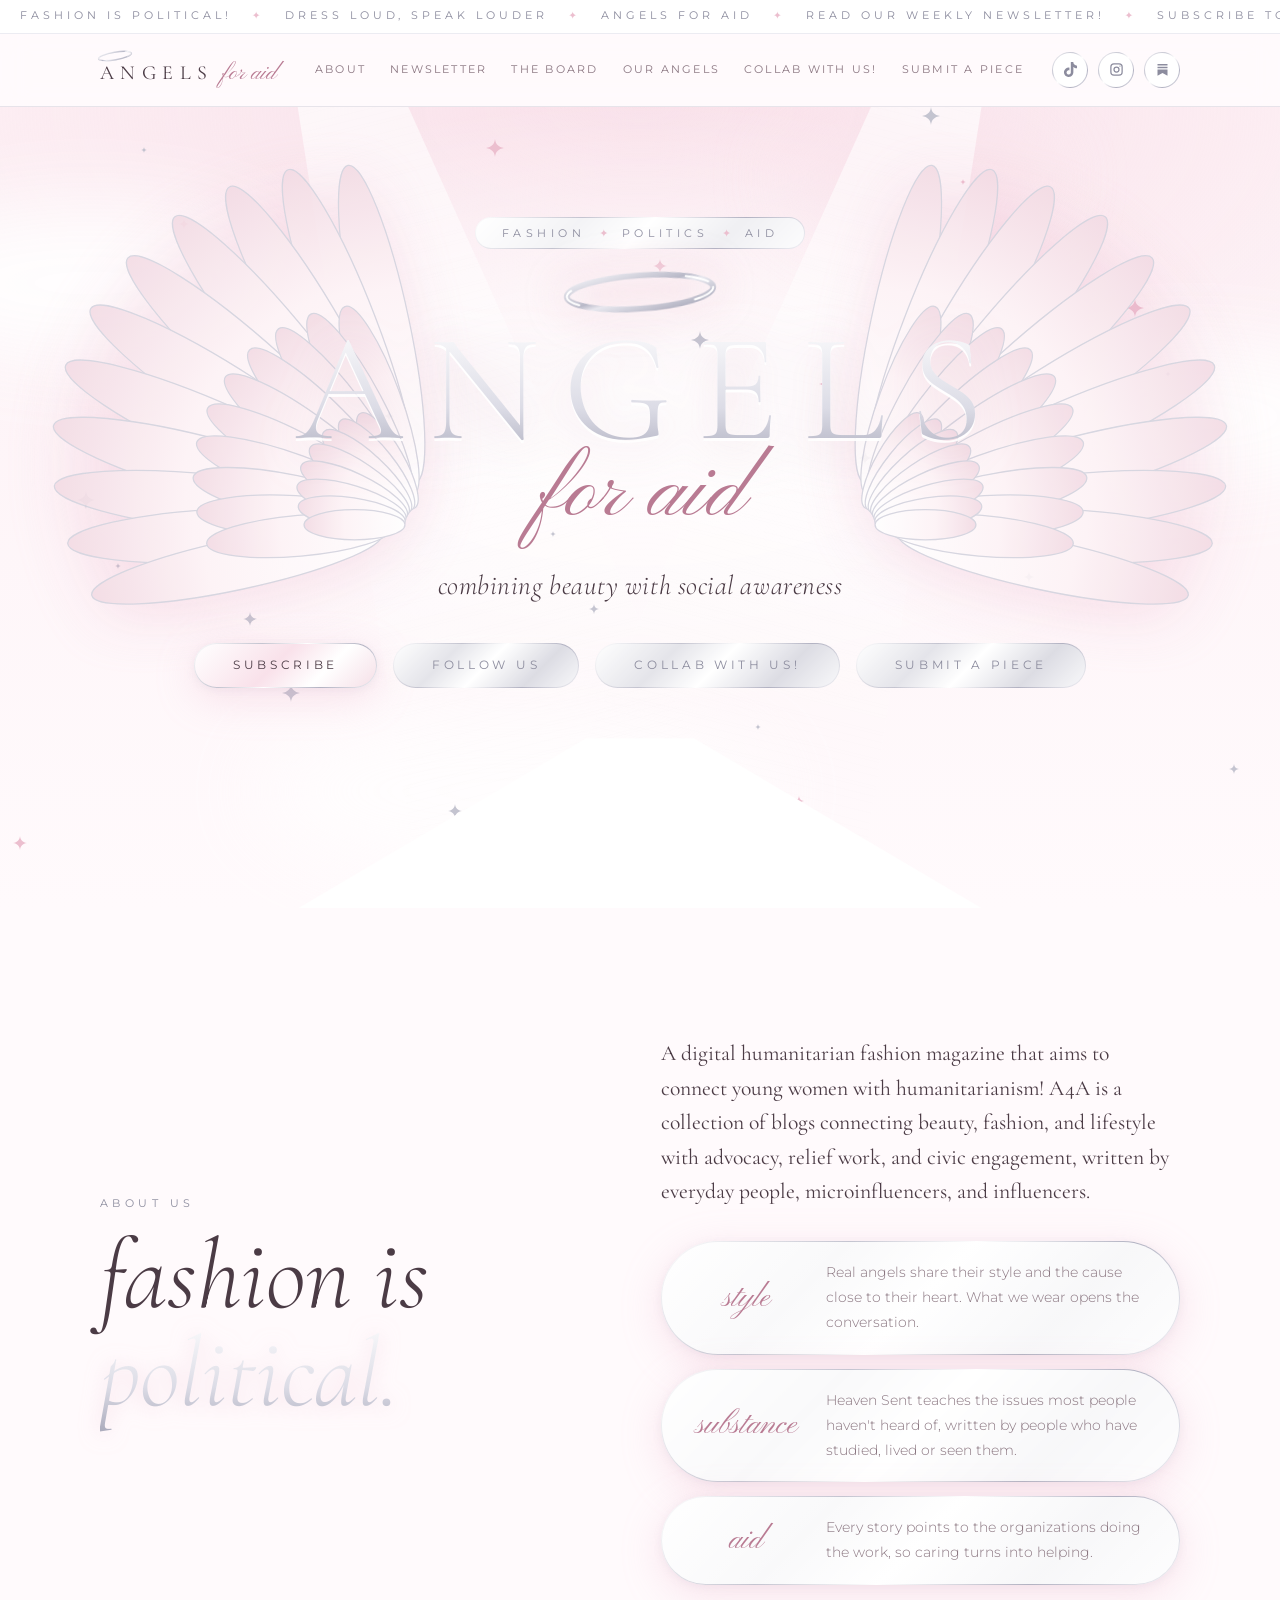
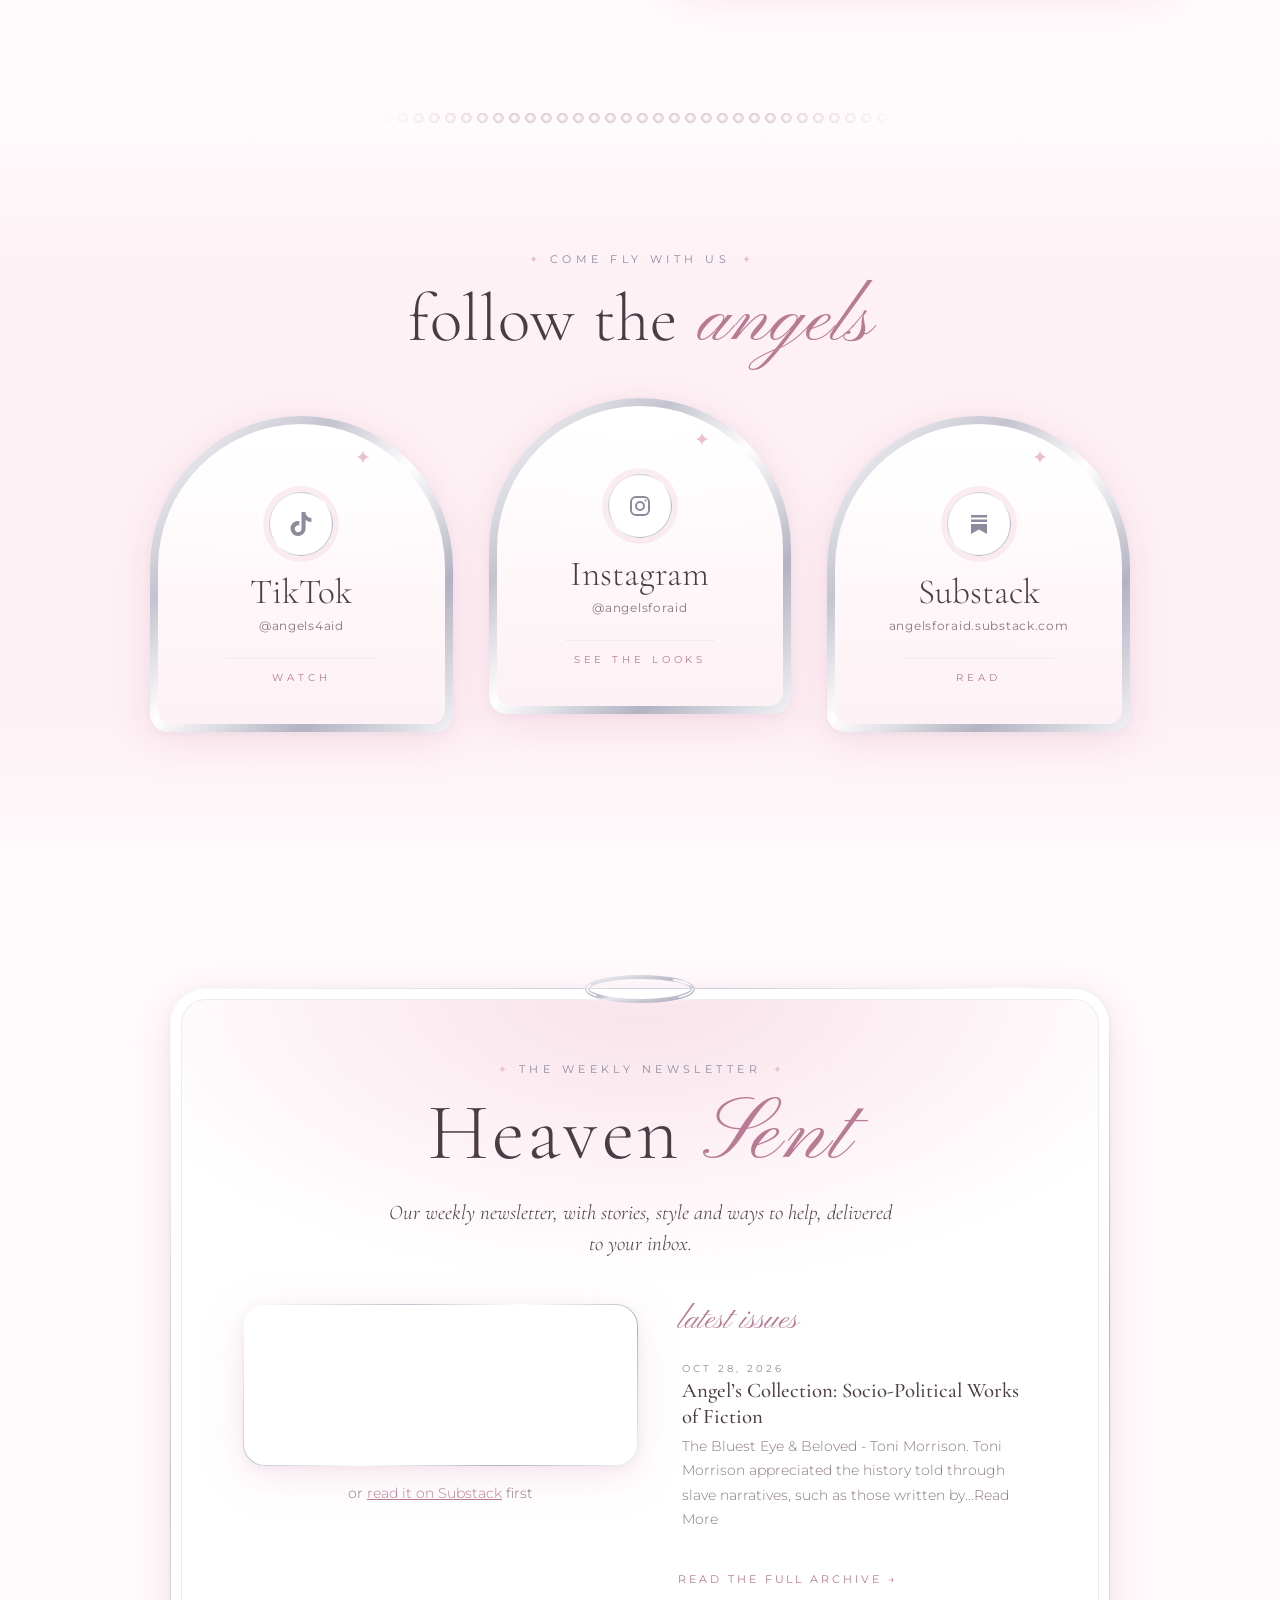
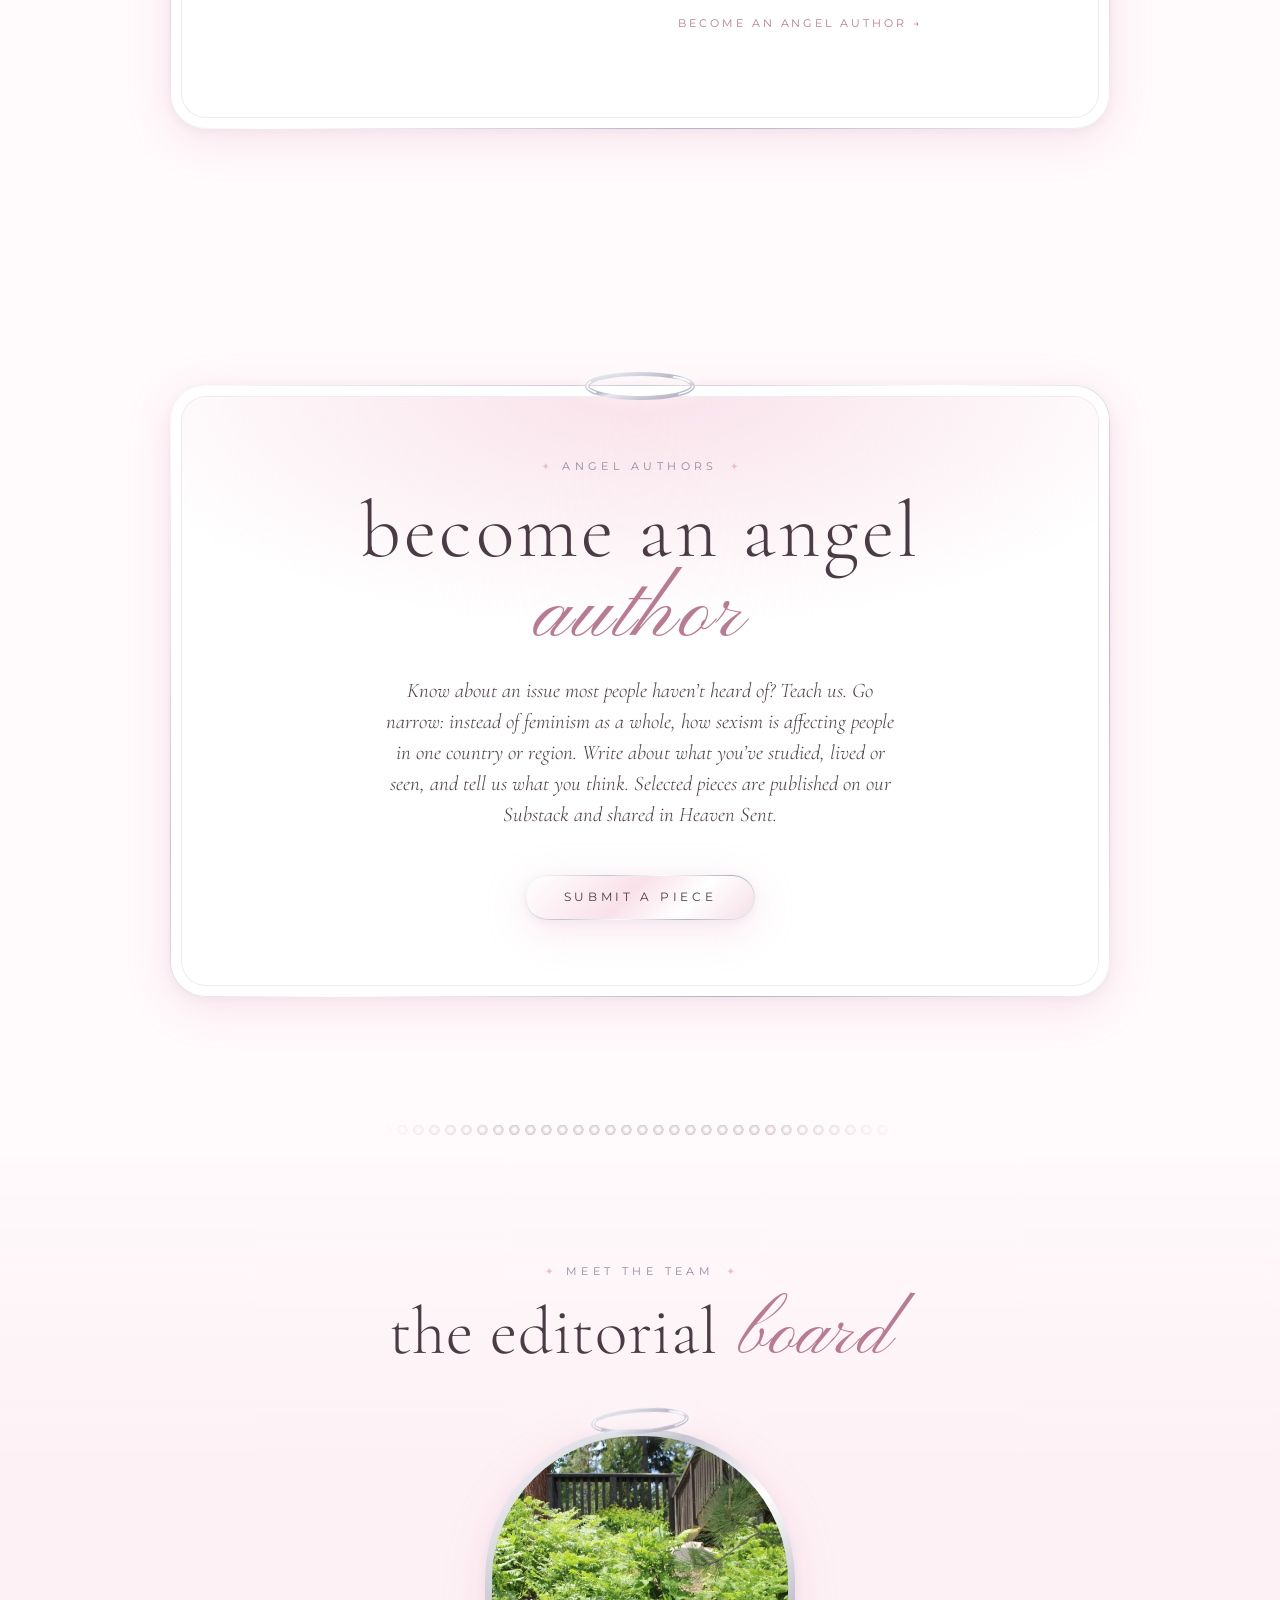
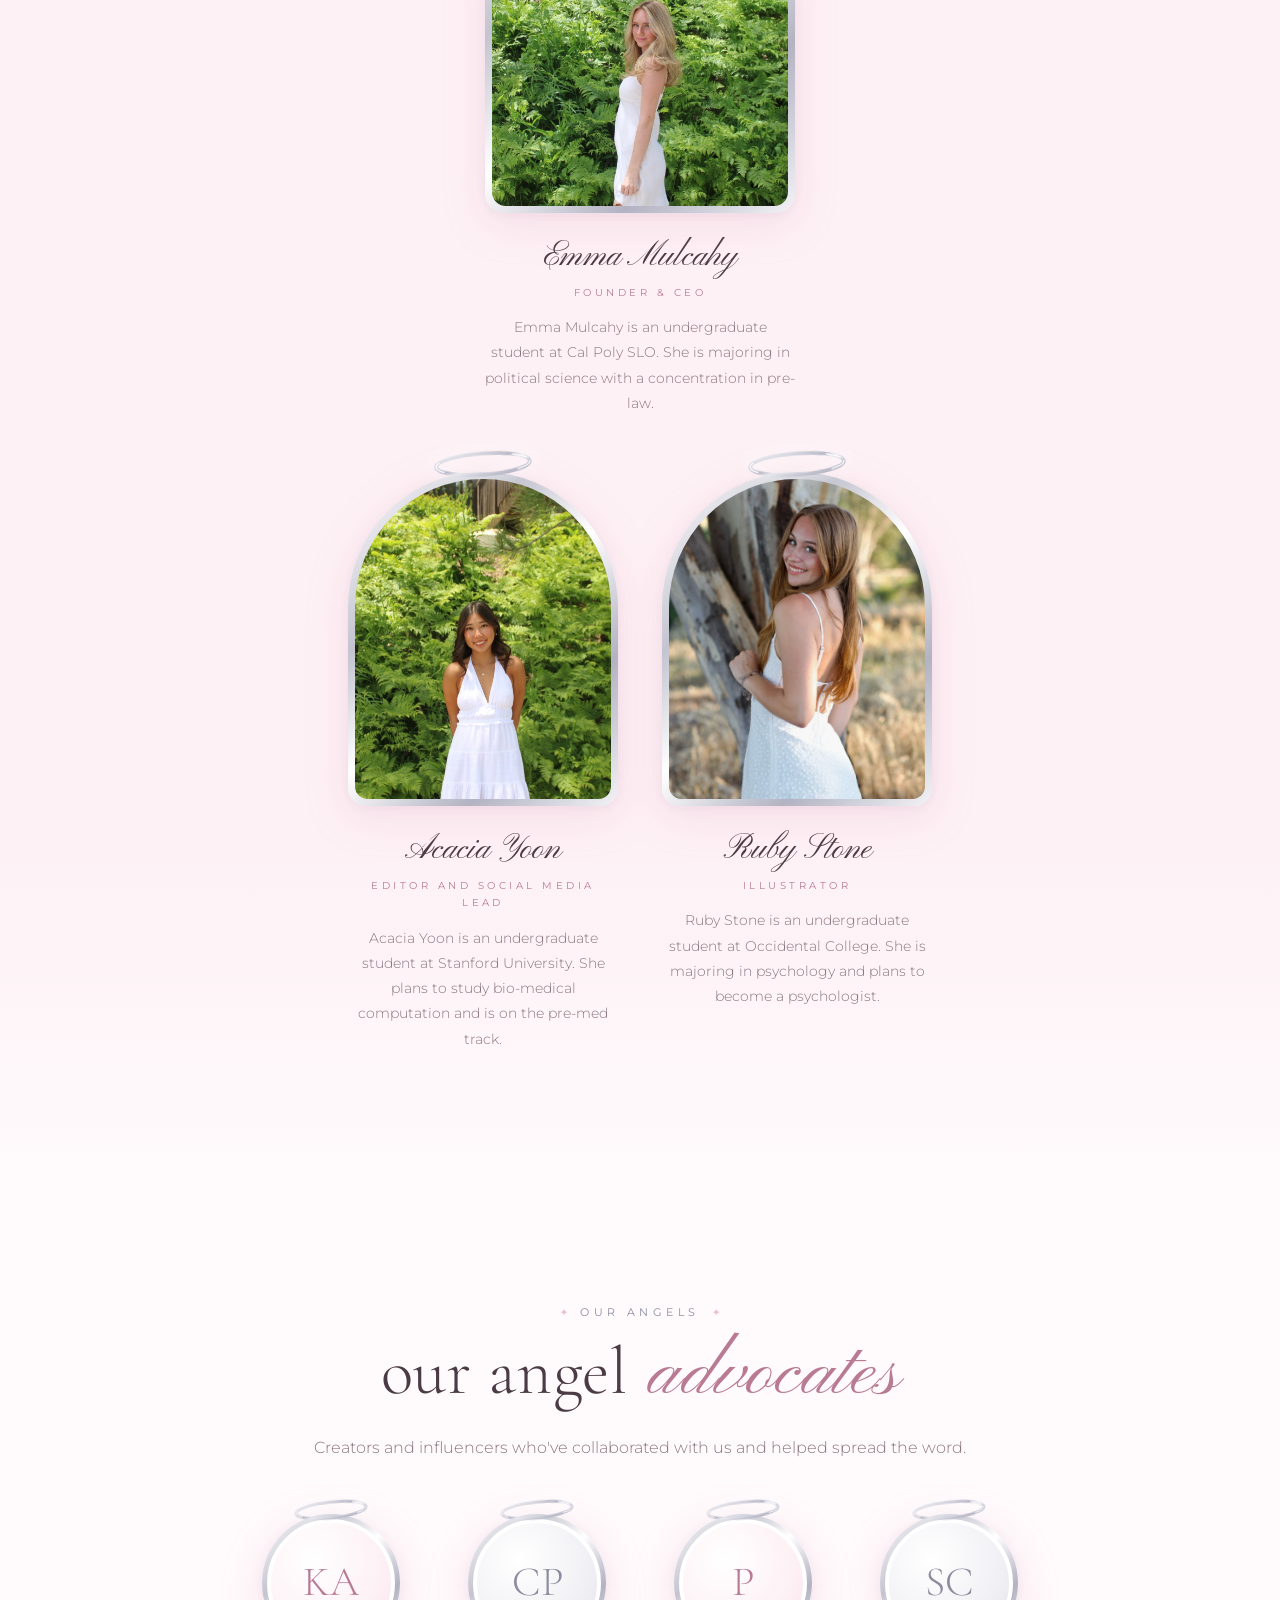
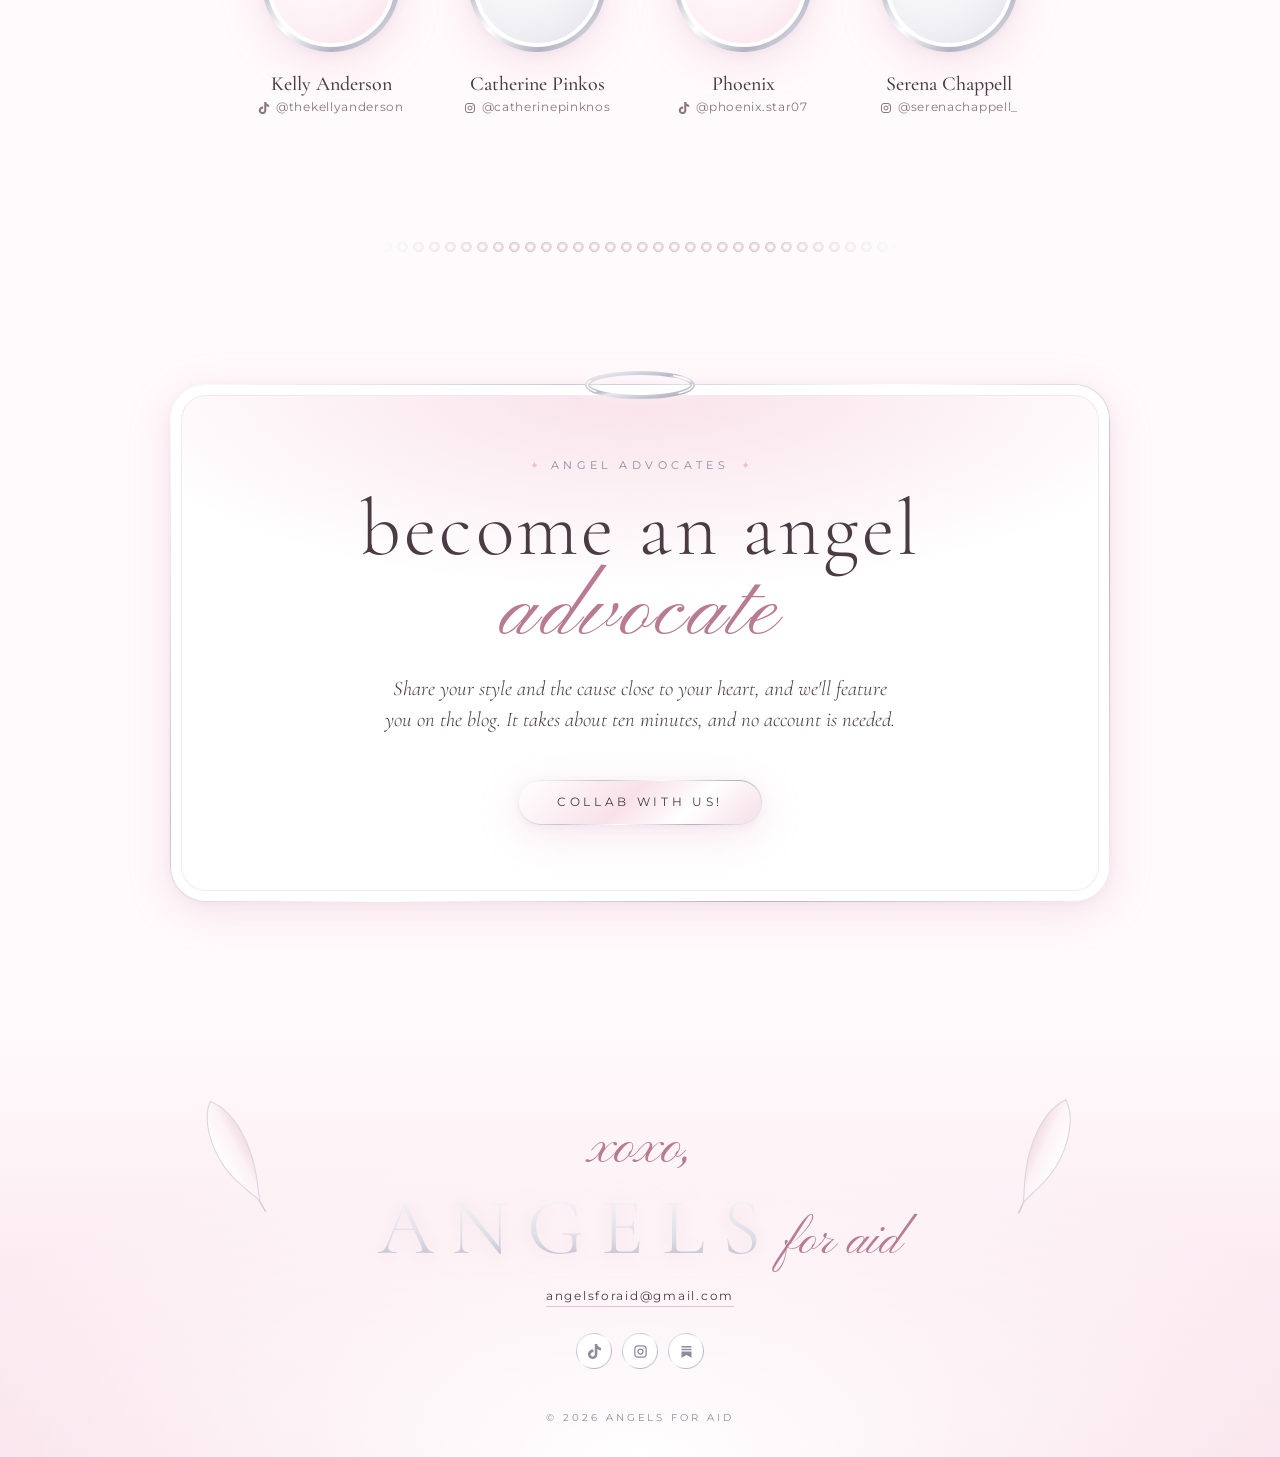
<file: index.html>
<!doctype html>
<html lang="en">
<head>
  <meta charset="utf-8">
  <meta name="viewport" content="width=device-width, initial-scale=1">
  <title>Angels for Aid</title>
  <meta name="google-site-verification" content="f9hy7SkNn3tdG_-YZFwBrzPnM0B20Wp6E4VXbkh81Ko">
  <meta name="description" content="Angels for Aid: where fashion meets politics. Follow us, meet the editorial board, and read our weekly newsletter.">
  <meta property="og:site_name" content="Angels for Aid">
  <meta property="og:title" content="Angels for Aid">
  <meta property="og:description" content="A digital humanitarian fashion magazine combining beauty with social awareness.">
  <meta property="og:type" content="website">
  <meta property="og:url" content="https://angelsforaid.github.io/">
  <meta property="og:image" content="https://angelsforaid.github.io/images/og-image.png">
  <meta property="og:image:width" content="1200">
  <meta property="og:image:height" content="630">
  <meta property="og:image:alt" content="Angels for Aid: combining beauty with social awareness">
  <meta name="twitter:card" content="summary_large_image">
  <meta name="twitter:image" content="https://angelsforaid.github.io/images/og-image.png">
  <meta name="theme-color" content="#fdf0f4">
  <link rel="icon" href="data:image/svg+xml,<svg xmlns='http://www.w3.org/2000/svg' viewBox='0 0 100 100'><text y='.9em' font-size='90'>🪽</text></svg>">
  <link rel="preconnect" href="https://fonts.googleapis.com">
  <link rel="preconnect" href="https://fonts.gstatic.com" crossorigin>
  <link href="https://fonts.googleapis.com/css2?family=Cormorant+Garamond:ital,wght@0,300;0,400;0,500;1,300;1,400&family=Montserrat:wght@300;400;500&family=Pinyon+Script&display=swap" rel="stylesheet">
  <link rel="stylesheet" href="styles.css">
</head>
<body>
  <!-- Reusable drawings -->
  <svg width="0" height="0" style="position:absolute" aria-hidden="true">
    <defs>
      <linearGradient id="feather-fill" x1="0" y1="0" x2="1" y2="0">
        <stop offset="0" stop-color="#ffffff"/>
        <stop offset=".6" stop-color="#fdf3f6"/>
        <stop offset="1" stop-color="#f3dbe4"/>
      </linearGradient>
      <linearGradient id="silver" x1="0" y1="0" x2="1" y2="1">
        <stop offset="0" stop-color="#f4f4f8"/>
        <stop offset=".45" stop-color="#b9b9c8"/>
        <stop offset=".55" stop-color="#e8e8ef"/>
        <stop offset="1" stop-color="#a3a3b5"/>
      </linearGradient>
      <symbol id="halo" viewBox="0 0 100 30">
        <ellipse cx="50" cy="15" rx="44" ry="10" fill="none" stroke="url(#silver)" stroke-width="3.5"/>
        <ellipse cx="50" cy="15" rx="44" ry="10" fill="none" stroke="#fff" stroke-width="1.2" stroke-dasharray="14 70" stroke-linecap="round"/>
      </symbol>
      <symbol id="sparkle" viewBox="0 0 40 40">
        <path d="M20 0c1.2 11.5 7.5 18 20 20-12.5 2-18.8 8.5-20 20-1.2-11.5-7.5-18-20-20 12.5-2 18.8-8.5 20-20z" fill="currentColor"/>
      </symbol>
      <symbol id="feather" viewBox="0 0 30 90">
        <path d="M15 88C14 60 15 30 17 4" fill="none" stroke="#c9c9d6" stroke-width="1"/>
        <path d="M17 4C29 18 28 44 20 66c-2 6-4 10-5 14-3-10-11-22-11-40C4 24 9 10 17 4z" fill="url(#feather-fill)" stroke="#d6d6e0" stroke-width=".8"/>
      </symbol>
    </defs>
  </svg>

  <div class="ticker" aria-hidden="true"><div class="ticker-track" id="ticker"></div></div>

  <header class="site-header">
    <div class="wrap header-inner">
      <a class="brand" href="#top">
        <svg class="brand-halo"><use href="#halo"/></svg>
        <span class="brand-word">Angels</span> <span class="brand-script">for aid</span>
      </a>
      <nav class="nav" aria-label="Main">
        <a href="#about">About</a>
        <a href="#newsletter">Newsletter</a>
        <a href="#team">The Board</a>
        <a href="#collaborators">Our Angels</a>
        <a href="spotted.html">Collab With Us!</a>
        <a href="write.html">Submit a Piece</a>
      </nav>
      <div class="icon-row" data-socials="icons"></div>
    </div>
  </header>

  <main id="top">
    <!-- HERO / RUNWAY -->
    <section class="hero">
      <div class="clouds" aria-hidden="true"><span></span><span></span><span></span><span></span></div>
      <div class="spotlight sl-left" aria-hidden="true"></div>
      <div class="spotlight sl-right" aria-hidden="true"></div>
      <div class="drift" id="drift" aria-hidden="true"></div>

      <div class="wrap hero-inner">
        <p class="kicker">Fashion <span>✦</span> Politics <span>✦</span> Aid</p>
        <div class="masthead-wrap">
          <svg class="wings" id="wings" viewBox="-640 -300 1280 460" aria-hidden="true"></svg>
          <h1 class="masthead">
            <svg class="masthead-halo"><use href="#halo"/></svg>
            <span class="mh-word">Angels</span>
            <span class="mh-script">for aid</span>
          </h1>
        </div>
        <p class="tagline" data-field="tagline"></p>
        <div class="hero-actions">
          <a class="btn btn-pearl" href="#newsletter">Subscribe</a>
          <a class="btn btn-ghost" href="#follow">Follow Us</a>
          <a class="btn btn-ghost" href="spotted.html">Collab With Us!</a>
          <a class="btn btn-ghost" href="write.html">Submit a Piece</a>
        </div>
      </div>
      <div class="runway" aria-hidden="true"></div>
    </section>

    <!-- ABOUT -->
    <section id="about" class="section">
      <div class="wrap about">
        <div class="about-head">
          <p class="label">About Us</p>
          <h2 class="big-italic">fashion is<br><span class="shimmer">political.</span></h2>
        </div>
        <div>
          <p class="mission" data-field="mission"></p>
          <div class="pillars" id="pillars"></div>
        </div>
      </div>
    </section>

    <div class="pearls" aria-hidden="true"></div>

    <!-- FOLLOW -->
    <section id="follow" class="section blush">
      <div class="wrap">
        <p class="label center">Come Fly With Us</p>
        <h2 class="section-title">follow the <em>angels</em></h2>
        <div class="arches" data-socials="cards"></div>
      </div>
    </section>

    <!-- NEWSLETTER -->
    <section id="newsletter" class="section">
      <div class="wrap">
        <div class="letter">
          <svg class="letter-halo"><use href="#halo"/></svg>
          <p class="label center">The Weekly Newsletter</p>
          <h2 class="letter-title">Heaven <em>Sent</em></h2>
          <p class="letter-blurb" data-field="newsletter.blurb"></p>
          <div class="letter-grid">
            <div id="signup"></div>
            <div id="issues-wrap">
              <p class="script-label">latest issues</p>
              <ul class="issues" id="issues"></ul>
              <a class="text-link" id="archive-link" href="#">Read the full archive →</a>
              <p><a class="text-link" href="write.html">Become an Angel Author →</a></p>
            </div>
          </div>
        </div>
      </div>
    </section>

    <!-- WRITE FOR US -->
    <section id="write" class="section">
      <div class="wrap">
        <div class="letter">
          <svg class="letter-halo"><use href="#halo"/></svg>
          <p class="label center">Angel Authors</p>
          <h2 class="letter-title">become an angel <em>author</em></h2>
          <p class="letter-blurb">Know about an issue most people haven’t heard of? Teach us. Go narrow: instead of feminism as a whole, how sexism is affecting people in one country or region. Write about what you’ve studied, lived or seen, and tell us what you think. Selected pieces are published on our Substack and shared in Heaven Sent.</p>
          <a class="btn btn-pearl" href="write.html">Submit a Piece</a>
        </div>
      </div>
    </section>

    <div class="pearls" aria-hidden="true"></div>

    <!-- BOARD -->
    <section id="team" class="section blush">
      <div class="wrap">
        <p class="label center">Meet The Team</p>
        <h2 class="section-title">the editorial <em>board</em></h2>
        <div class="portraits" id="board"></div>
      </div>
    </section>

    <!-- COLLABORATORS -->
    <section id="collaborators" class="section">
      <div class="wrap">
        <p class="label center">Our Angels</p>
        <h2 class="section-title">our angel <em>advocates</em></h2>
        <p class="section-sub">Creators and influencers who've collaborated with us and helped spread the word.</p>
        <div class="cameos" id="collabs"></div>
      </div>
    </section>

    <div class="pearls" aria-hidden="true"></div>

    <!-- GET SPOTTED -->
    <section id="spotted" class="section">
      <div class="wrap">
        <div class="letter">
          <svg class="letter-halo"><use href="#halo"/></svg>
          <p class="label center">Angel Advocates</p>
          <h2 class="letter-title">become an angel <em>advocate</em></h2>
          <p class="letter-blurb">Share your style and the cause close to your heart, and we'll feature you on the blog. It takes about ten minutes, and no account is needed.</p>
          <a class="btn btn-pearl" href="spotted.html">Collab With Us!</a>
        </div>
      </div>
    </section>
  </main>

  <footer class="site-footer">
    <div class="wrap footer-inner">
      <svg class="footer-feather f-l" aria-hidden="true"><use href="#feather"/></svg>
      <svg class="footer-feather f-r" aria-hidden="true"><use href="#feather"/></svg>
      <p class="xoxo">xoxo,</p>
      <p class="footer-name"><span class="shimmer">Angels</span> <em>for aid</em></p>
      <a class="footer-email" id="email-link" href="#"></a>
      <div class="icon-row" data-socials="icons"></div>
      <p class="copyright">© <span id="year"></span> Angels for Aid</p>
    </div>
  </footer>

  <script src="content.js"></script>
  <script src="main.js"></script>
</body>
</html>
</file>
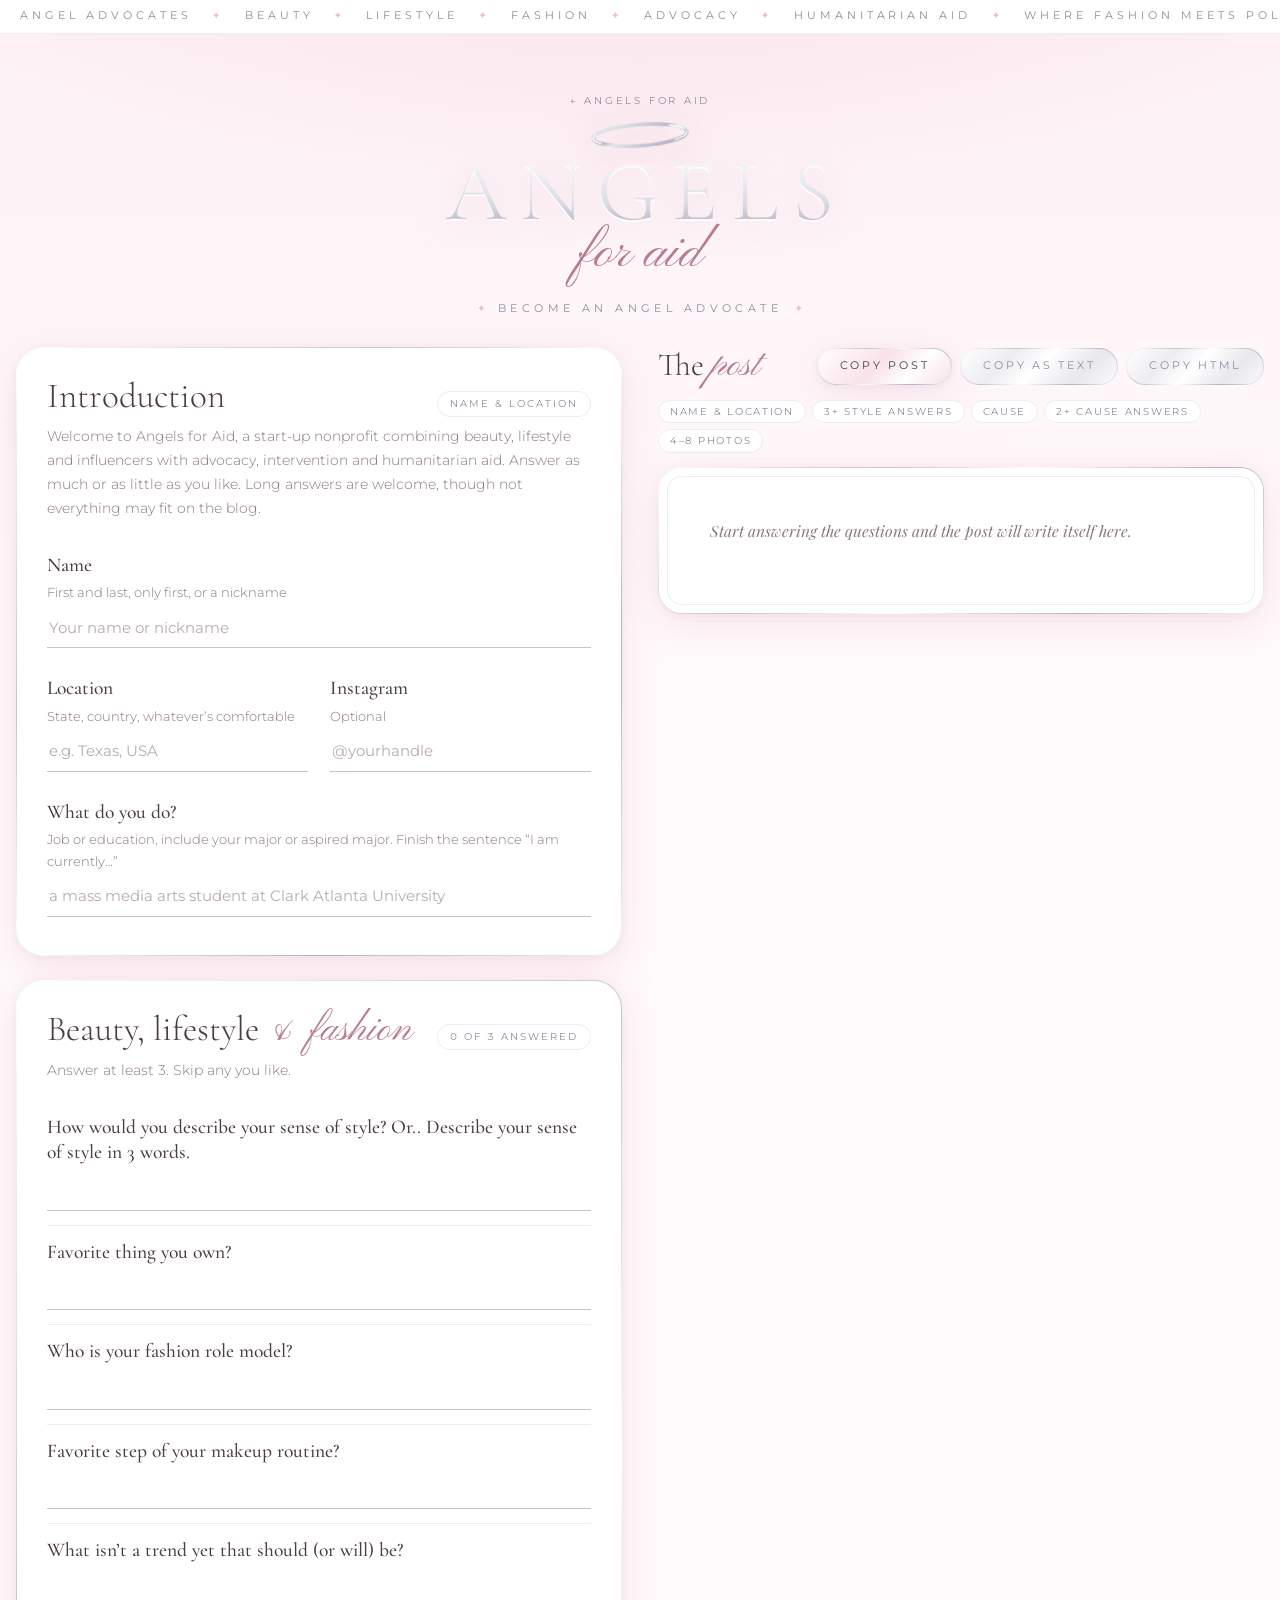
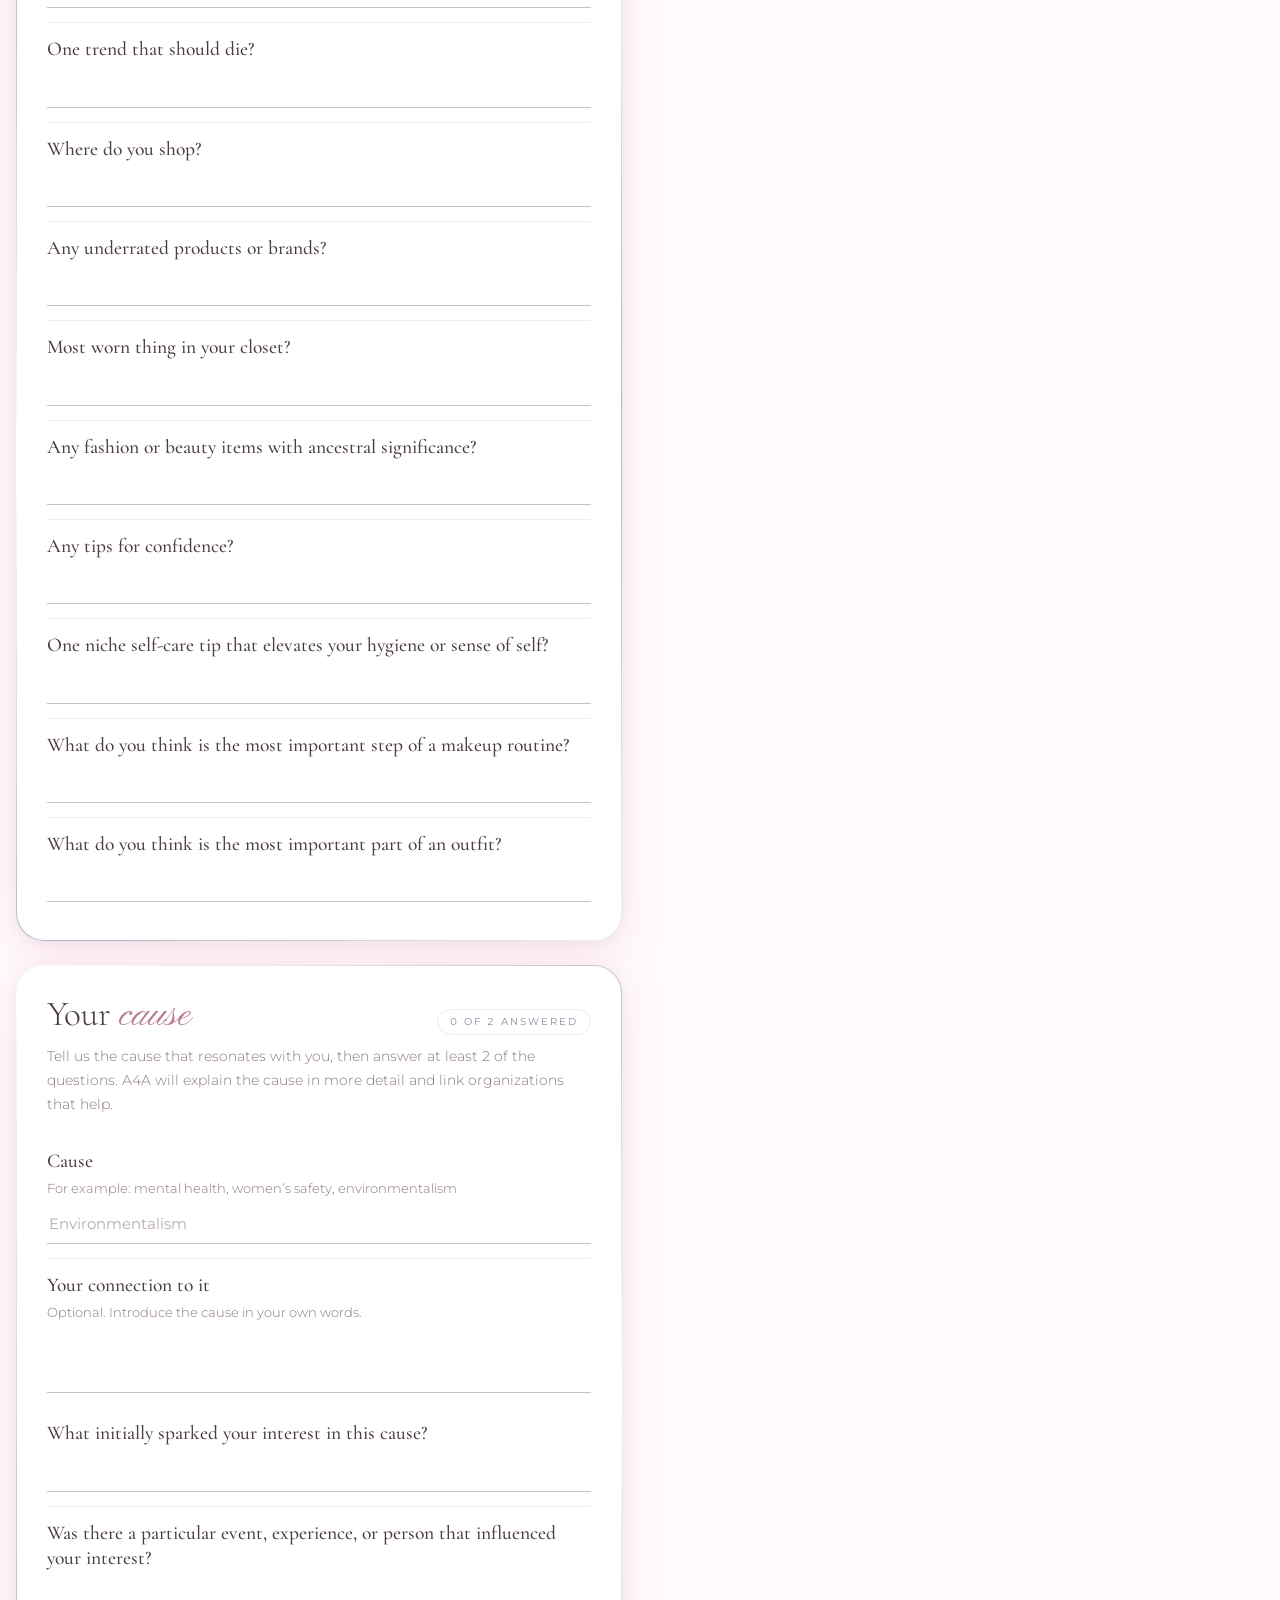
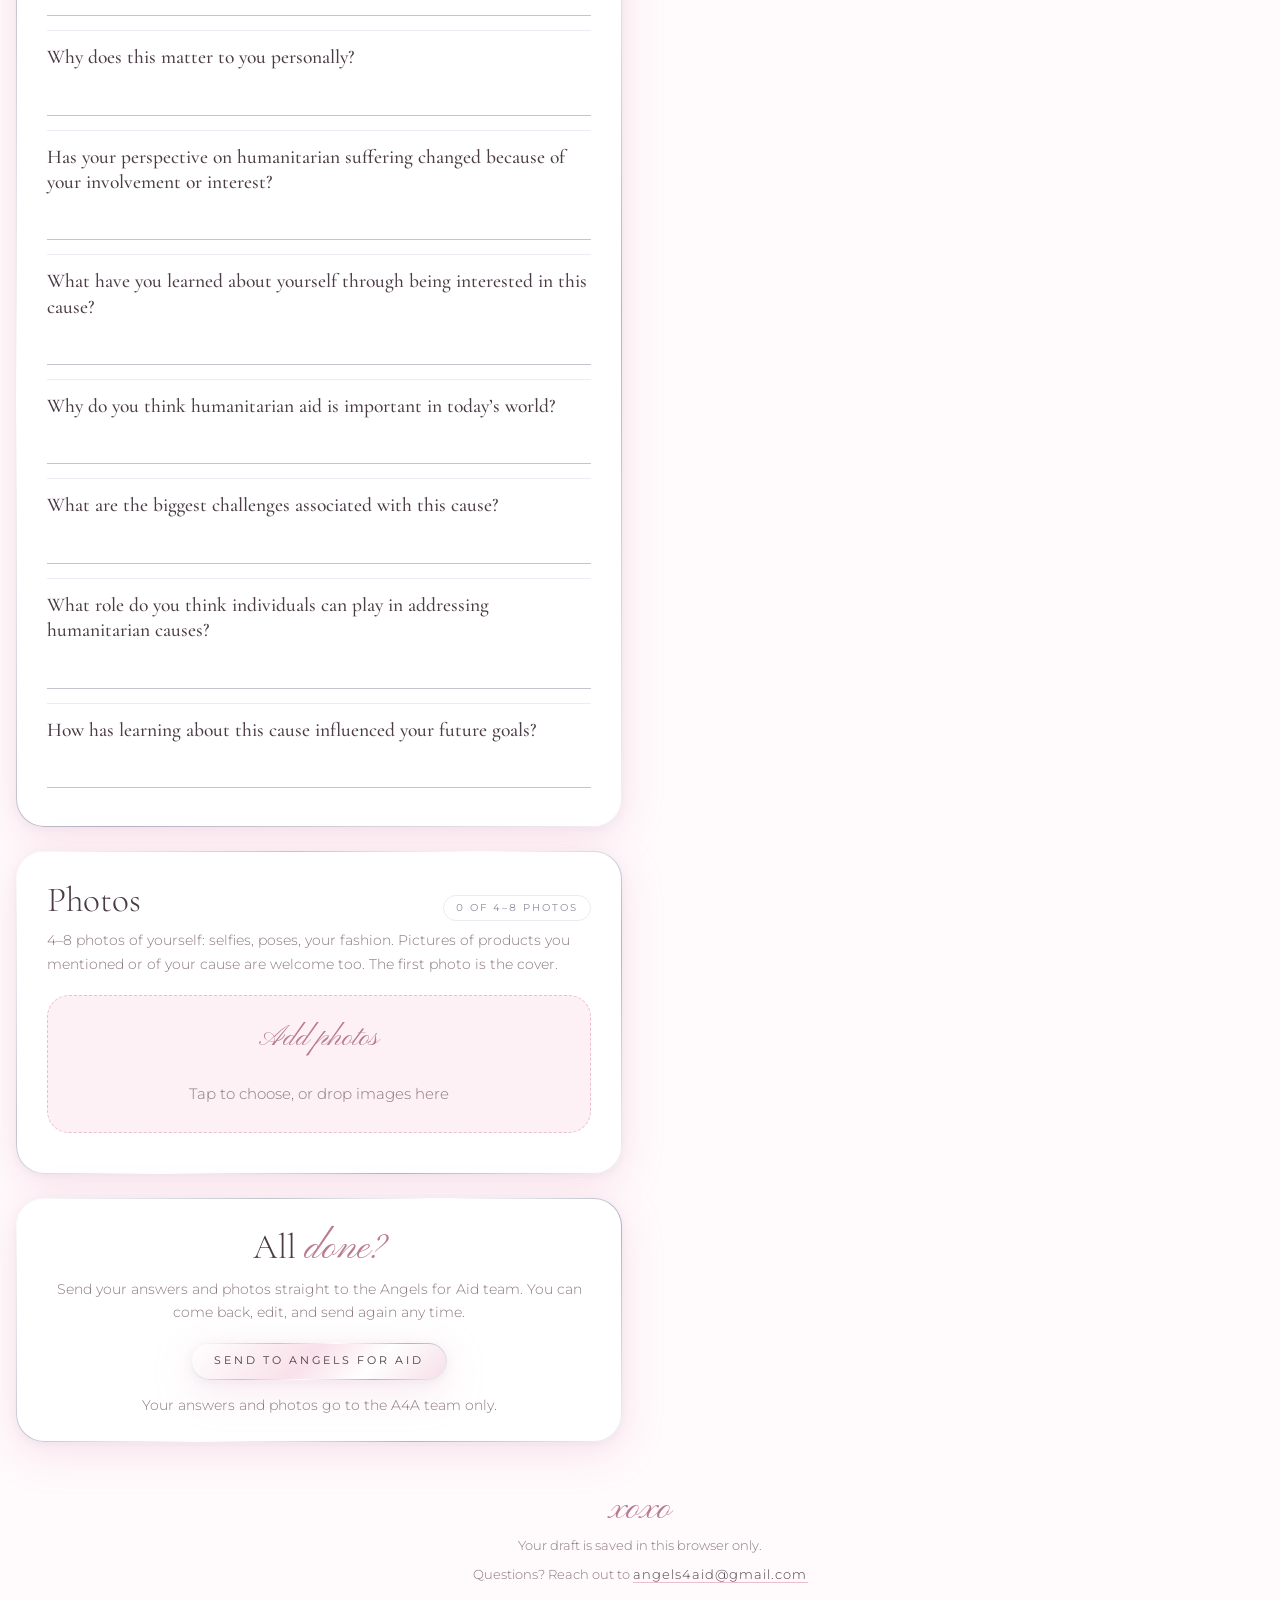
<file: spotted.html>
<!doctype html>
<html lang="en">
<head>
<meta charset="utf-8">
<meta name="viewport" content="width=device-width, initial-scale=1, viewport-fit=cover">
<title>Become an Angel Advocate · Angels for Aid</title>
<meta name="description" content="Be featured on the Angels for Aid blog. Answer a few questions about your style and the cause close to your heart.">
<meta property="og:site_name" content="Angels for Aid">
<meta property="og:title" content="Become an Angel Advocate · Angels for Aid">
<meta property="og:description" content="Share your style and the cause close to your heart, and be featured on the Angels for Aid blog.">
<meta property="og:type" content="website">
<meta property="og:url" content="https://angelsforaid.github.io/spotted.html">
<meta property="og:image" content="https://angelsforaid.github.io/images/og-image.png">
<meta property="og:image:width" content="1200">
<meta property="og:image:height" content="630">
<meta property="og:image:alt" content="Angels for Aid: combining beauty with social awareness">
<meta name="twitter:card" content="summary_large_image">
<meta name="twitter:image" content="https://angelsforaid.github.io/images/og-image.png">
<link rel="icon" href="data:image/svg+xml,<svg xmlns='http://www.w3.org/2000/svg' viewBox='0 0 100 100'><text y='.9em' font-size='90'>🪽</text></svg>">
<link rel="preconnect" href="https://fonts.googleapis.com">
<link rel="preconnect" href="https://fonts.gstatic.com" crossorigin>
<link rel="stylesheet" href="https://fonts.googleapis.com/css2?family=Cormorant+Garamond:ital,wght@0,300;0,400;0,500;1,300;1,400&family=Montserrat:wght@300;400;500&family=Pinyon+Script&family=Playfair+Display:wght@400;600;700&display=swap">
<style>
/* Layout: questions in silver-rimmed pearl cards on the left, the finished blog post on a sheet on the right (stacked with a toggle on phones).
   Palette and type follow the Angels for Aid site: pearl, blush, rose, metallic silver; Cormorant + Pinyon Script + Montserrat.
   The brand is a single light look, so this page commits to it in every viewer theme. */
:root {
  color-scheme: light;
  --white: #ffffff;
  --pearl: #fffafc;
  --blush: #fdf1f5;
  --petal: #f9e1ea;
  --rose: #ecbfcf;
  --rose-deep: #b97b93;
  --silver-light: #ececf2;
  --silver: #c4c4d0;
  --silver-dark: #8c8c9e;
  --ink: #4b3b45;
  --muted: #8a7680;
  --metal: linear-gradient(180deg, #ffffff 0%, #dcdce6 28%, #9d9db0 50%, #eeeef4 62%, #b4b4c4 82%, #e6e6ee 100%);
  --silver-border: linear-gradient(135deg, #ffffff, #c4c4d0 30%, #ffffff 50%, #b2b2c2 75%, #f2f2f6);
  --glow: 0 10px 40px rgba(233, 170, 195, .28), 0 2px 8px rgba(160, 160, 180, .12);

  --display: "Cormorant Garamond", "Cormorant", "Didot", Georgia, serif;
  --script: "Pinyon Script", "Snell Roundhand", "Apple Chancery", cursive;
  --sans: "Montserrat", "Helvetica Neue", system-ui, sans-serif;
  --f-post: "Playfair Display", Georgia, "Times New Roman", serif;
}

* { box-sizing: border-box; }
html, body { margin: 0; }
img { max-width: 100%; }
[hidden] { display: none !important; }
body {
  background:
    radial-gradient(70rem 30rem at 50% -8rem, var(--petal), transparent 70%),
    linear-gradient(180deg, var(--blush), var(--pearl) 40rem) var(--pearl);
  color: var(--ink);
  font: 300 15px/1.7 var(--sans);
  overflow-x: hidden;
  -webkit-font-smoothing: antialiased;
  padding-left: max(16px, env(safe-area-inset-left, 0px));
  padding-right: max(16px, env(safe-area-inset-right, 0px));
  padding-block: 0 64px;
}
::selection { background: var(--petal); color: var(--ink); }
button, input, textarea, select { font: inherit; color: inherit; }
:focus-visible { outline: 2px solid var(--rose); outline-offset: 2px; }
.rim { border: 1px solid transparent; background: linear-gradient(var(--white), var(--white)) padding-box, var(--silver-border) border-box; }

/* ---------- ticker + masthead ---------- */
.hp { position: absolute; left: -9999px; width: 1px; height: 1px; overflow: hidden; }
.home-link { display: inline-block; margin-bottom: 44px; font: 400 .62rem/1 var(--sans); letter-spacing: .28em; text-transform: uppercase; color: var(--silver-dark); text-decoration: none; }
.home-link:hover { color: var(--rose-deep); }
.ticker { margin-left: calc(-1 * max(16px, env(safe-area-inset-left, 0px))); margin-right: calc(-1 * max(16px, env(safe-area-inset-right, 0px))); overflow: hidden; white-space: nowrap; background: var(--white); border-bottom: 1px solid var(--silver-light); color: var(--silver-dark); font: 400 10.5px/1 var(--sans); letter-spacing: .38em; text-transform: uppercase; }
.ticker-track { display: inline-flex; animation: ticker 60s linear infinite; }
.ticker span { padding: 11px 20px; }
.ticker .star { color: var(--rose); padding-inline: 0; }
@keyframes ticker { to { transform: translateX(-50%); } }

.masthead { max-width: 1280px; margin: 0 auto; padding-block: 52px 30px; text-align: center; position: relative; }
.mh { position: relative; display: inline-block; line-height: 1; margin: 0; font-weight: 300; }
.mh-halo { position: absolute; left: 50%; top: -30px; width: 108px; height: 32px; transform: translateX(-50%) rotate(-4deg); filter: drop-shadow(0 0 8px #fff) drop-shadow(0 0 14px rgba(236,191,207,.8)); animation: bob 4.5s ease-in-out infinite; }
@keyframes bob { 50% { transform: translateX(-50%) rotate(-1deg) translateY(-6px); } }
.mh-word { display: block; font: 300 clamp(2.8rem, 9vw, 5.4rem)/1 var(--display); letter-spacing: .16em; padding-left: .16em; text-transform: uppercase; background: var(--metal); background-size: 100% 220%; -webkit-background-clip: text; background-clip: text; color: transparent; animation: sheen 6s ease-in-out infinite; filter: drop-shadow(0 2px 0 rgba(255,255,255,.9)) drop-shadow(0 6px 18px rgba(201,140,165,.35)); }
@keyframes sheen { 50% { background-position: 0 100%; } }
.mh-script { display: block; font: 400 clamp(2rem, 5.5vw, 3.4rem)/1 var(--script); color: var(--rose-deep); margin-top: -.18em; text-shadow: 0 0 20px #fff; }
.label { font: 400 .66rem/1.4 var(--sans); letter-spacing: .42em; text-transform: uppercase; color: var(--silver-dark); margin: 22px 0 0; }
.label::before, .label::after { content: "✦"; color: var(--rose); letter-spacing: 0; margin: 0 12px; }
.head-actions { display: flex; gap: 10px; flex-wrap: wrap; justify-content: center; margin-top: 24px; }

.btn { border: 1px solid transparent; background: linear-gradient(rgba(255,255,255,.7), rgba(255,255,255,.7)) padding-box, var(--silver-border) border-box; color: var(--silver-dark); border-radius: 999px; padding: 12px 22px; font: 400 .66rem/1 var(--sans); letter-spacing: .26em; text-transform: uppercase; cursor: pointer; transition: transform .25s, box-shadow .25s, color .2s; }
.btn:hover { transform: translateY(-1px); color: var(--rose-deep); box-shadow: 0 10px 26px rgba(233,170,195,.4); }
.btn.primary { color: var(--ink); background: linear-gradient(135deg, #fff 0%, var(--petal) 45%, #fff 70%, var(--rose) 130%) padding-box, var(--silver-border) border-box; box-shadow: var(--glow); }
.btn.danger-armed { color: var(--rose-deep); background: linear-gradient(var(--petal), var(--petal)) padding-box, var(--silver-border) border-box; }

.banner { max-width: 1280px; margin: 0 auto 24px; padding: 14px 22px; border-radius: 999px; background: linear-gradient(rgba(255,255,255,.85), rgba(255,255,255,.85)) padding-box, var(--silver-border) border-box; border: 1px solid transparent; box-shadow: var(--glow); font-size: .88rem; display: flex; flex-wrap: wrap; gap: 8px 16px; align-items: center; justify-content: space-between; }
.banner strong { font: 400 1.5rem/1 var(--script); color: var(--rose-deep); margin-right: 4px; }

/* ---------- mobile toggle ---------- */
.viewtoggle { display: none; position: sticky; top: env(safe-area-inset-top, 0px); z-index: 5; margin: 0 auto 18px; max-width: 420px; border-radius: 999px; padding: 4px; box-shadow: var(--glow); }
.viewtoggle button { flex: 1; border: 0; background: transparent; padding: 10px 0; border-radius: 999px; font: 400 .66rem/1 var(--sans); letter-spacing: .26em; text-transform: uppercase; color: var(--silver-dark); cursor: pointer; }
.viewtoggle button[aria-pressed="true"] { background: linear-gradient(135deg, #fff, var(--petal) 50%, var(--rose)); color: var(--ink); }

/* ---------- layout ---------- */
.layout { max-width: 1280px; margin: 0 auto; display: grid; grid-template-columns: minmax(0, 1fr) minmax(0, 1fr); gap: 36px; align-items: start; }
.form-col { display: grid; gap: 24px; min-width: 0; }
.preview-col { position: sticky; top: 20px; min-width: 0; display: grid; gap: 14px; }

/* ---------- form cards ---------- */
.card { border-radius: 28px; padding: 30px 30px 24px; box-shadow: var(--glow); }
.card-head { display: flex; flex-wrap: wrap; gap: 8px 12px; align-items: baseline; justify-content: space-between; margin-bottom: 4px; }
.card h2 { font: 300 2.2rem/1.05 var(--display); margin: 0; text-wrap: balance; }
.card h2 em { font: 400 1.15em/1 var(--script); font-style: normal; color: var(--rose-deep); }
.card .hint { color: var(--muted); font-size: .88rem; margin: 8px 0 18px; max-width: 60ch; }
.team-card { background: linear-gradient(var(--blush), var(--blush)) padding-box, var(--silver-border) border-box; }
.eyebrow { font: 400 .62rem/1 var(--sans); letter-spacing: .38em; text-transform: uppercase; color: var(--rose-deep); }
.eyebrow::before { content: "✦"; color: var(--rose); letter-spacing: 0; margin-right: 10px; }

.chip { font: 400 .62rem/1 var(--sans); letter-spacing: .2em; text-transform: uppercase; padding: 7px 12px; border-radius: 999px; border: 1px solid var(--silver-light); color: var(--silver-dark); background: var(--white); white-space: nowrap; font-variant-numeric: tabular-nums; }
.chip.done { border-color: transparent; background: var(--petal); color: var(--rose-deep); }

.field { display: grid; gap: 4px; padding-block: 14px; }
.field + .field { border-top: 1px solid var(--silver-light); }
.field label, .field .label-t { font: 500 1.22rem/1.3 var(--display); color: var(--ink); }
.field .sub { font-size: .8rem; color: var(--muted); }
.field input[type=text], .field textarea, .field select {
  width: 100%; border: 0; border-bottom: 1px solid var(--silver); background: transparent;
  padding: 8px 2px; border-radius: 0; resize: none; line-height: 1.55; font-weight: 400; transition: border-color .15s;
}
.field ::placeholder { color: #b9aab1; }
.field select { border: 1px solid var(--silver-light); border-radius: 14px; padding: 9px 12px; background: var(--white); }
.field textarea { min-height: 2.6em; overflow: hidden; }
.field input[type=text]:focus, .field textarea:focus { outline: none; border-bottom: 2px solid var(--rose); padding-bottom: 7px; }
.field.answered > label::after { content: "✦"; color: var(--rose); font-size: .7em; margin-left: 8px; vertical-align: middle; }
.row2 { display: grid; grid-template-columns: 1fr 1fr; gap: 0 22px; }
.row2 .field + .field { border-top: 0; }

/* photos */
.drop { display: block; border: 1.5px dashed var(--rose); border-radius: 22px; padding: 26px; text-align: center; color: var(--muted); cursor: pointer; background: var(--blush); transition: background .15s; }
.drop:hover, .drop.over { background: var(--petal); }
.drop strong { display: block; font: 400 1.9rem/1.1 var(--script); color: var(--rose-deep); font-weight: 400; }
.thumbs { display: grid; grid-template-columns: repeat(auto-fill, minmax(100px, 1fr)); gap: 12px; margin-top: 16px; }
.thumb { position: relative; aspect-ratio: 4/5; max-width: 100%; padding: 4px; border-radius: 80px 80px 14px 14px; background: var(--silver-border); box-shadow: var(--glow); }
.thumb img { width: 100%; height: 100%; object-fit: cover; display: block; border-radius: 76px 76px 10px 10px; }
.thumb .tag { position: absolute; left: 50%; bottom: 40px; transform: translateX(-50%); font: 400 .56rem/1 var(--sans); letter-spacing: .24em; text-transform: uppercase; background: var(--white); color: var(--rose-deep); padding: 5px 9px; border-radius: 999px; }
.thumb .ctrls { position: absolute; inset: auto 8px 8px 8px; display: flex; gap: 4px; justify-content: space-between; }
.thumb .ctrls button { border: 0; background: var(--white); color: var(--ink); border-radius: 999px; width: 28px; height: 28px; cursor: pointer; font-size: .95rem; line-height: 1; }

/* ---------- preview ---------- */
.preview-bar { display: flex; flex-wrap: wrap; gap: 10px; align-items: center; justify-content: space-between; }
.preview-bar h2 { font: 300 2rem/1 var(--display); margin: 0; }
.preview-bar h2 em { font: 400 1.2em/1 var(--script); font-style: normal; color: var(--rose-deep); }
.copy-row { display: flex; flex-wrap: wrap; gap: 8px; }
.checklist { display: flex; flex-wrap: wrap; gap: 6px; margin: 0; padding: 0; list-style: none; }
.checklist li { font: 400 .6rem/1 var(--sans); letter-spacing: .18em; text-transform: uppercase; padding: 6px 11px; border-radius: 999px; border: 1px solid var(--silver-light); background: var(--white); color: var(--silver-dark); }
.checklist li.ok { border-color: transparent; background: var(--petal); color: var(--rose-deep); }
.checklist li.ok::before { content: "✦ "; }

.sheet { border-radius: 24px; box-shadow: var(--glow), inset 0 0 0 8px #fff, inset 0 0 0 9px var(--silver-light); padding: clamp(26px, 4vw, 52px); max-height: calc(100vh - 180px); overflow-y: auto; }

/* the post itself — matches the A4A blog style */
.post { font-family: var(--f-post); color: var(--ink); font-size: 15.5px; line-height: 1.6; max-width: 62ch; margin: 0 auto; }
.post h1 { font-size: clamp(1.45rem, 2.6vw, 1.9rem); line-height: 1.3; font-weight: 700; margin: 0 0 22px; text-wrap: balance; }
.post p { margin: 0 0 18px; }
.post .qa { margin: 0 0 20px; }
.post .qa h3 { font-size: 1em; font-weight: 700; margin: 0 0 2px; }
.post .qa p { margin: 0; }
.post h2 { font-size: 1.08em; font-weight: 700; margin: 34px 0 14px; }
.post h4 { font-size: 1em; font-weight: 700; margin: 0 0 6px; }
.post .explain { font-weight: 700; }
.post a { color: var(--rose-deep); }
.post .photos { display: grid; grid-template-columns: repeat(2, minmax(0,1fr)); gap: 10px; margin: 26px 0; }
.post .photos img { width: 100%; aspect-ratio: 4/5; object-fit: cover; border-radius: 4px; display: block; }
.post .cover { margin: 4px 0 26px; }
.post .cover img { width: 100%; max-height: 520px; object-fit: cover; border-radius: 4px; display: block; }
.post ul { padding-left: 1.2em; margin: 0 0 18px; }
.post .empty { color: var(--muted); font-style: italic; }

.toast { position: fixed; left: 50%; bottom: calc(24px + env(safe-area-inset-bottom, 0px)); transform: translate(-50%, 20px); opacity: 0; background: var(--white); color: var(--ink); border: 1px solid var(--rose); box-shadow: var(--glow); padding: 11px 22px; border-radius: 999px; font-size: .85rem; transition: opacity .2s, transform .2s; pointer-events: none; z-index: 20; max-width: calc(100% - 32px); text-align: center; }
.toast.show { opacity: 1; transform: translate(-50%, 0); }

.codebox { width: 100%; min-height: 160px; font: 12px/1.4 ui-monospace, Menlo, monospace; border: 1px solid var(--silver-light); border-radius: 14px; padding: 10px; background: var(--white); }

footer.note { max-width: 1280px; margin: 48px auto 0; text-align: center; display: grid; gap: 6px; justify-items: center; }
footer.note .xoxo { font: 400 2.4rem/1 var(--script); color: var(--rose-deep); }
footer.note p { margin: 0; color: var(--muted); font-size: .82rem; }
footer.note .addr { user-select: all; color: var(--ink); border-bottom: 1px solid var(--rose); letter-spacing: .08em; }


/* ---------- send + inbox ---------- */
.send-card { text-align: center; }
.send-card .card-head { justify-content: center; }
.send-card .hint { margin-inline: auto; }
.send-status { font-size: .85rem; color: var(--muted); margin: 14px auto 0; max-width: 52ch; }
.send-status.ok { color: var(--rose-deep); }
.btn:disabled { opacity: .5; cursor: default; transform: none; box-shadow: none; }
.btn .count { display: inline-block; min-width: 1.7em; margin-left: 8px; padding: 3px 6px; border-radius: 999px; background: var(--rose-deep); color: var(--white); letter-spacing: 0; font-variant-numeric: tabular-nums; }

.inbox { max-width: 1080px; margin: 0 auto; }
.inbox-head { display: flex; flex-wrap: wrap; gap: 12px 20px; align-items: end; justify-content: space-between; margin-bottom: 22px; }
.inbox-head h2 { font: 300 clamp(2.4rem, 5vw, 3.4rem)/1 var(--display); margin: 0; }
.inbox-head h2 em { font: 400 1.15em/1 var(--script); font-style: normal; color: var(--rose-deep); }
.filters { display: flex; gap: 6px; flex-wrap: wrap; }
.filters button { border: 1px solid var(--silver-light); background: var(--white); color: var(--silver-dark); border-radius: 999px; padding: 8px 14px; font: 400 .62rem/1 var(--sans); letter-spacing: .22em; text-transform: uppercase; cursor: pointer; }
.filters button[aria-pressed="true"] { background: var(--petal); border-color: transparent; color: var(--rose-deep); }
.subs { display: grid; grid-template-columns: repeat(auto-fill, minmax(min(100%, 300px), 1fr)); gap: 20px; }
.sub-card { border-radius: 26px; padding: 18px 20px 18px; box-shadow: var(--glow); display: grid; grid-template-columns: 64px minmax(0,1fr); gap: 6px 16px; align-items: start; }
.sub-pic { grid-row: span 2; width: 64px; height: 80px; border-radius: 40px 40px 10px 10px; object-fit: cover; background: radial-gradient(circle at 50% 30%, #fff, var(--petal) 70%); display: grid; place-items: center; font: 300 1.6rem/1 var(--display); color: var(--rose-deep); }
.sub-name { font: 400 1.6rem/1.1 var(--display); margin: 0; overflow-wrap: anywhere; }
.sub-meta { font-size: .8rem; color: var(--muted); margin: 2px 0 0; overflow-wrap: anywhere; }
.sub-stats { grid-column: 2; display: flex; flex-wrap: wrap; gap: 6px; align-items: center; }
.sub-actions { grid-column: 1 / -1; display: flex; flex-wrap: wrap; gap: 8px; margin-top: 10px; padding-top: 12px; border-top: 1px solid var(--silver-light); }
.sub-actions .btn { padding: 10px 14px; font-size: .58rem; }
.chip.new { background: var(--rose-deep); color: var(--white); border-color: transparent; }
.empty-inbox { text-align: center; padding: 56px 24px; border-radius: 28px; box-shadow: var(--glow); }
.empty-inbox .script { font: 400 2.6rem/1 var(--script); color: var(--rose-deep); margin: 0 0 8px; }
.empty-inbox p { margin: 0 auto; max-width: 46ch; color: var(--muted); }

@media (max-width: 900px) {
  .layout { grid-template-columns: minmax(0,1fr); }
  .viewtoggle { display: flex; }
  .preview-col { position: static; }
  .sheet { max-height: none; }
  .layout[data-view="form"] .preview-col { display: none; }
  .layout[data-view="post"] .form-col { display: none; }
}
@media (max-width: 520px) {
  .row2 { grid-template-columns: 1fr; }
  .row2 .field + .field { border-top: 1px solid var(--silver-light); }
  .card { padding: 24px 20px 18px; border-radius: 24px; }
  .masthead { padding-block: 44px 22px; }
  .mh-word { letter-spacing: .1em; padding-left: .1em; }
  .banner { border-radius: 24px; }
}
@media (prefers-reduced-motion: reduce) { *, *::before, *::after { animation: none !important; transition: none !important; } }
</style>
</head>
<body>


<svg width="0" height="0" style="position:absolute" aria-hidden="true">
  <defs>
    <linearGradient id="silver" x1="0" y1="0" x2="1" y2="1">
      <stop offset="0" stop-color="#f4f4f8"/><stop offset=".45" stop-color="#b9b9c8"/><stop offset=".55" stop-color="#e8e8ef"/><stop offset="1" stop-color="#a3a3b5"/>
    </linearGradient>
    <symbol id="halo" viewBox="0 0 100 30">
      <ellipse cx="50" cy="15" rx="44" ry="10" fill="none" stroke="url(#silver)" stroke-width="3.5"/>
      <ellipse cx="50" cy="15" rx="44" ry="10" fill="none" stroke="#fff" stroke-width="1.2" stroke-dasharray="14 70" stroke-linecap="round"/>
    </symbol>
  </defs>
</svg>

<div class="ticker" aria-hidden="true"><div class="ticker-track" id="ticker"></div></div>

<header class="masthead">
  <a class="home-link" href="./">← Angels for Aid</a><br>
  <h1 class="mh">
    <svg class="mh-halo"><use href="#halo"/></svg>
    <span class="mh-word">Angels</span>
    <span class="mh-script">for aid</span>
  </h1>
  <p class="label">Become an Angel Advocate</p>
  <div class="head-actions team-only" hidden>
    <button class="btn" id="btn-clear" type="button">Clear form</button>
  </div>
</header>


<div class="viewtoggle rim" role="group" aria-label="View">
  <button type="button" id="v-form" aria-pressed="true">Questions</button>
  <button type="button" id="v-post" aria-pressed="false">Post preview</button>
</div>

<main class="layout" id="layout" data-view="form">
  <form class="form-col" id="form" autocomplete="off">

    <section class="card rim">
      <div class="card-head"><h2>Introduction</h2><span class="chip" id="chip-intro">0 / 2</span></div>
      <p class="hint">Welcome to Angels for Aid, a start-up nonprofit combining beauty, lifestyle and influencers with advocacy, intervention and humanitarian aid. Answer as much or as little as you like. Long answers are welcome, though not everything may fit on the blog.</p>
      <div class="field"><label for="name">Name</label><span class="sub">First and last, only first, or a nickname</span><input type="text" id="name" data-key="name" placeholder="Your name or nickname"></div>
      <div class="row2">
        <div class="field"><label for="location">Location</label><span class="sub">State, country, whatever’s comfortable</span><input type="text" id="location" data-key="location" placeholder="e.g. Texas, USA"></div>
        <div class="field"><label for="instagram">Instagram</label><span class="sub">Optional</span><input type="text" id="instagram" data-key="instagram" placeholder="@yourhandle"></div>
      </div>
      <div class="field"><label for="occupation">What do you do?</label><span class="sub">Job or education, include your major or aspired major. Finish the sentence “I am currently…”</span><input type="text" id="occupation" data-key="occupation" placeholder="a mass media arts student at Clark Atlanta University"></div>
    </section>

    <section class="card rim">
      <div class="card-head"><h2>Beauty, lifestyle <em>&amp; fashion</em></h2><span class="chip" id="chip-beauty">0 / 3</span></div>
      <p class="hint">Answer at least 3. Skip any you like.</p>
      <div id="beauty-qs"></div>
    </section>

    <section class="card rim">
      <div class="card-head"><h2>Your <em>cause</em></h2><span class="chip" id="chip-cause">0 / 2</span></div>
      <p class="hint">Tell us the cause that resonates with you, then answer at least 2 of the questions. A4A will explain the cause in more detail and link organizations that help.</p>
      <div class="field"><label for="cause">Cause</label><span class="sub">For example: mental health, women’s safety, environmentalism</span><input type="text" id="cause" data-key="cause" placeholder="Environmentalism"></div>
      <div class="field"><label for="connection">Your connection to it</label><span class="sub">Optional. Introduce the cause in your own words.</span><textarea id="connection" data-key="connection" rows="2"></textarea></div>
      <div id="cause-qs"></div>
    </section>

    <section class="card rim">
      <div class="card-head"><h2>Photos</h2><span class="chip" id="chip-photos">0 / 4–8</span></div>
      <p class="hint">4–8 photos of yourself: selfies, poses, your fashion. Pictures of products you mentioned or of your cause are welcome too. The first photo is the cover.</p>
      <label class="drop" id="drop" for="file"><strong>Add photos</strong><br>Tap to choose, or drop images here</label>
      <input type="file" id="file" accept="image/*" multiple hidden>
      <div class="thumbs" id="thumbs"></div>
    </section>

    <section class="card rim send-card" id="send-card">
      <div class="card-head"><h2>All <em>done?</em></h2></div>
      <p class="hint">Send your answers and photos straight to the Angels for Aid team. You can come back, edit, and send again any time.</p>
      <label class="hp" aria-hidden="true">Leave this empty <input type="text" id="website" tabindex="-1" autocomplete="off"></label>
      <button class="btn primary" type="button" id="btn-send">Send to Angels for Aid</button>
      <p class="send-status" id="send-status">Your answers and photos go to the A4A team only.</p>
    </section>

    <section class="card rim team-card team-only" hidden>
      <span class="eyebrow">For the A4A team</span>
      <div class="card-head"><h2>Load a <em>submission</em></h2></div>
      <p class="hint">In the Google Sheet, copy the cell in the “Submission code” column for one angel and paste it here. Their answers and photos load into the form.</p>
      <div class="field"><label for="paste">Submission code</label><textarea id="paste" rows="2" placeholder='{"answers":…}'></textarea></div>
      <button class="btn primary" type="button" id="btn-load">Load answers</button>
    </section>

    <section class="card rim team-card team-only" hidden>
      <span class="eyebrow">For the A4A team</span>
      <div class="card-head"><h2>Finishing <em>touches</em></h2></div>
      <p class="hint">Angels can skip this part.</p>
      <div class="field">
        <label for="headline">Headline quote</label>
        <span class="sub">Picked from the answers. Choose another or write your own.</span>
        <select id="headline" data-key="headline"></select>
        <input type="text" id="headlineCustom" data-key="headlineCustom" placeholder="Write a custom headline quote" hidden>
      </div>
      <div class="field"><label for="adjective">Describe this angel in one word</label><span class="sub">Used in the intro, like “Introducing [name], an insightful angel…”</span><input type="text" id="adjective" data-key="adjective" placeholder="insightful"></div>
      <div class="field"><label for="intro">Angel Spotted intro</label><span class="sub">Written for you from the introduction. Edit it here if you want different wording.</span><textarea id="intro" data-key="intro" rows="2"></textarea></div>
      <div class="field">
        <label for="explainPreset">A4A’s explanation of the cause</label>
        <span class="sub">Start from a saved description or write a new one.</span>
        <select id="explainPreset"><option value="">Use a saved description…</option></select>
        <textarea id="explain" data-key="explain" rows="3"></textarea>
      </div>
      <div class="field"><label for="orgs">Organizations that aid the cause</label><span class="sub">One per line: Name, then a link. Example: Mind, https://www.mind.org.uk</span><textarea id="orgs" data-key="orgs" rows="2"></textarea></div>
    </section>
  </form>

  <aside class="preview-col" aria-label="Post preview">
    <div class="preview-bar">
      <h2>The <em>post</em></h2>
      <div class="copy-row">
        <button class="btn primary" type="button" id="copy-rich">Copy post</button>
        <button class="btn" type="button" id="copy-text">Copy as text</button>
        <button class="btn" type="button" id="copy-html">Copy HTML</button>
      </div>
    </div>
    <ul class="checklist" id="checklist"></ul>
    <div class="sheet rim"><article class="post" id="post"></article></div>
    <textarea class="codebox" id="codebox" readonly hidden aria-label="Post HTML"></textarea>
  </aside>
</main>

<footer class="note"><span class="xoxo">xoxo</span><p>Your draft is saved in this browser only.</p><p>Questions? Reach out to <span class="addr">angels4aid@gmail.com</span></p></footer>
<div class="toast" id="toast" role="status" aria-live="polite"></div>

<script>
const BEAUTY = [
  "How would you describe your sense of style? Or.. Describe your sense of style in 3 words.",
  "Favorite thing you own?",
  "Who is your fashion role model?",
  "Favorite step of your makeup routine?",
  "What isn’t a trend yet that should (or will) be?",
  "One trend that should die?",
  "Where do you shop?",
  "Any underrated products or brands?",
  "Most worn thing in your closet?",
  "Any fashion or beauty items with ancestral significance?",
  "Any tips for confidence?",
  "One niche self-care tip that elevates your hygiene or sense of self?",
  "What do you think is the most important step of a makeup routine?",
  "What do you think is the most important part of an outfit?"
];
const CAUSE = [
  "What initially sparked your interest in this cause?",
  "Was there a particular event, experience, or person that influenced your interest?",
  "Why does this matter to you personally?",
  "Has your perspective on humanitarian suffering changed because of your involvement or interest?",
  "What have you learned about yourself through being interested in this cause?",
  "Why do you think humanitarian aid is important in today’s world?",
  "What are the biggest challenges associated with this cause?",
  "What role do you think individuals can play in addressing humanitarian causes?",
  "How has learning about this cause influenced your future goals?"
];
const PRESETS = {
  "Environmentalism and eco-conscious travel": "Environmentalism and environmentally conscious travel focus on protecting the planet through sustainable choices. By reducing waste, supporting local communities, and choosing eco-friendly transportation, we can explore the world responsibly while preserving its natural beauty for future generations.",
  "Environmental protection": "Environmental protection is the practice of preserving natural resources and reducing damage to the environment. It includes reducing pollution, protecting forests and wildlife, conserving water and energy, and addressing climate change. Governments, organizations, and individuals can help through renewable energy, recycling, conservation programs, and environmental laws. Overall, environmental protection aims to create a healthier planet and ensure that natural resources remain available for future generations.",
  "Mental health": "Mental health is an important humanitarian concern because everyone deserves access to emotional support and proper care. Stress, trauma, discrimination, and lack of resources can affect a person's well-being and quality of life. Raising awareness and improving access to mental health services helps people feel supported, understood, and valued.",
  "Human rights": "Human rights advocacy is a humanitarian concern focused on protecting the basic rights and freedoms of every person. It involves speaking out against discrimination, injustice, and abuse while promoting equality, dignity, and fair treatment for all.",
  "Women’s safety": "Violence against women is a major humanitarian issue that affects millions of women and girls worldwide. It includes domestic abuse, sexual violence, human trafficking, forced marriage, and gender-based discrimination. These violations threaten basic human rights, limit access to education and economic opportunities, and cause lasting physical and psychological harm. Addressing this issue requires stronger legal protections, access to support services, public education, and international cooperation to ensure women and girls can live safely and with dignity.",
  "Feminism": "Feminism is a social, political, and intellectual movement that advocates for gender equality and equal rights for all people, regardless of gender. It seeks to eliminate discrimination, sexism, and gender-based violence in society. Feminism addresses inequalities in areas such as education, employment, politics, healthcare, and the legal system. It also challenges traditional gender roles and expectations that limit people's freedom and opportunities.",
  "Child health": "Child safety and wellbeing is a major humanitarian concern because every child deserves to grow up in a safe, healthy, and supportive environment. Violence, neglect, poverty, and lack of access to education and healthcare threaten children's rights and development. Protecting children ensures they have the opportunity to live healthy, secure, and fulfilling lives."
};

const $ = s => document.querySelector(s);
const STORE = "a4a-post-draft-v1";
let state = {};
let photos = []; // {src}
let introTouched = false;

/* ---------- build question fields ---------- */
function makeField(key, label) {
  const d = document.createElement("div");
  d.className = "field";
  d.innerHTML = `<label for="${key}"></label><textarea id="${key}" data-key="${key}" rows="1"></textarea>`;
  d.querySelector("label").textContent = label;
  return d;
}
BEAUTY.forEach((q, i) => $("#beauty-qs").appendChild(makeField("b" + i, q)));
CAUSE.forEach((q, i) => $("#cause-qs").appendChild(makeField("c" + i, q)));
Object.keys(PRESETS).forEach(k => { const o = document.createElement("option"); o.value = k; o.textContent = k; $("#explainPreset").appendChild(o); });

/* ---------- helpers ---------- */
const esc = s => String(s).replace(/[&<>"]/g, c => ({ "&": "&amp;", "<": "&lt;", ">": "&gt;", '"': "&quot;" }[c]));
const val = k => (state[k] || "").trim();
const firstName = () => (val("name").split(/\s+/)[0] || "Angel");
const possessive = n => n + (/s$/i.test(n) ? "’" : "’s");
function quote(s) {
  s = s.trim().replace(/^["“”']+|["“”']+$/g, "").trim();
  return s ? "“" + s + "”" : "";
}
function autoGrow(t) { t.style.height = "auto"; t.style.height = t.scrollHeight + 2 + "px"; }
function article(word) { return /^[aeiou]/i.test(word) ? "an" : "a"; }

function autoIntro() {
  const name = val("name"), first = firstName(), loc = val("location"), occ = val("occupation"), adj = val("adjective");
  if (!name) return "";
  const desc = adj ? `${article(adj)} ${adj} angel` : "an angel";
  let s = `Introducing ${name}, ${desc}${loc ? " located in " + loc : ""}.`;
  if (occ) s += ` ${first} is currently ${occ.replace(/^(i am|i'm|currently)\s+/i, "").replace(/\.$/, "")}.`;
  return s;
}

function answered(prefix, n) { let c = 0; for (let i = 0; i < n; i++) if (val(prefix + i)) c++; return c; }

/* ---------- headline candidates ---------- */
function candidates() {
  const sources = [];
  for (let i = 0; i < CAUSE.length; i++) sources.push({ t: val("c" + i), w: 3 });
  sources.push({ t: val("connection"), w: 3 });
  for (let i = 0; i < BEAUTY.length; i++) sources.push({ t: val("b" + i), w: 1 });
  const out = [], seen = new Set();
  sources.forEach(({ t, w }) => {
    (t.match(/[^.!?]+[.!?]*["”]?/g) || []).forEach(raw => {
      const s = raw.trim().replace(/^["“”]+|["“”]+$/g, "").trim();
      const words = s.split(/\s+/).length;
      if (words < 6 || words > 40 || seen.has(s)) return;
      seen.add(s);
      let score = w;
      if (words >= 9 && words <= 26) score += 2;
      if (/\b(i want|i believe|deserve|world|everyone|no one|every|matters|free|need)\b/i.test(s)) score += 2;
      if (/!/.test(s) && s === s.toUpperCase()) score += 1;
      out.push({ s, score });
    });
  });
  return out.sort((a, b) => b.score - a.score).slice(0, 14).map(o => o.s);
}
function refreshHeadlineOptions() {
  const sel = $("#headline"), cur = state.headline || "auto";
  const list = candidates();
  sel.innerHTML = "";
  const add = (v, t) => { const o = document.createElement("option"); o.value = v; o.textContent = t; sel.appendChild(o); };
  add("auto", list.length ? "Auto: " + trim(list[0], 70) : "Auto (answer a few questions first)");
  list.forEach(s => add(s, trim(s, 90)));
  add("custom", "Write my own…");
  sel.value = [...sel.options].some(o => o.value === cur) ? cur : "auto";
  $("#headlineCustom").hidden = sel.value !== "custom";
}
const trim = (s, n) => s.length > n ? s.slice(0, n - 1) + "…" : s;
function headline() {
  const h = state.headline || "auto";
  if (h === "custom") return val("headlineCustom");
  if (h === "auto") return candidates()[0] || "";
  return h;
}

function parseOrgs() {
  return val("orgs").split("\n").map(l => l.trim()).filter(Boolean).map(l => {
    const m = l.match(/(https?:\/\/\S+|www\.\S+)/i);
    const url = m ? (m[1].startsWith("http") ? m[1] : "https://" + m[1]) : "";
    const name = (m ? l.replace(m[1], "") : l).replace(/[\s,–—\-:|]+$/, "").trim() || url;
    return { name, url };
  });
}
function igHandle() { const h = val("instagram").replace(/^@+/, "").replace(/^https?:\/\/(www\.)?instagram\.com\//i, "").replace(/\/.*$/, ""); return h; }

/* ---------- post builder ---------- */
function buildPost(withPhotos = true) {
  const first = firstName(), h = headline(), intro = val("intro") || autoIntro();
  const qa = (q, a) => `<div class="qa"><h3>${esc(q)}</h3><p>${esc(quote(a))}</p></div>`;
  let html = "";
  if (h) html += `<h1>${esc(quote(h))}</h1>`;
  if (intro) html += `<p><strong>Angel Spotted:</strong> ${esc(intro)}</p>`;
  if (withPhotos && photos[0]) html += `<figure class="cover" style="margin:0 0 24px"><img src="${photos[0].src}" alt="${esc(first)}" style="max-width:100%"></figure>`;
  BEAUTY.forEach((q, i) => { if (val("b" + i)) html += qa(q, val("b" + i)); });
  const rest = photos.slice(1);
  if (withPhotos && rest.length) html += `<div class="photos">${rest.map(p => `<img src="${p.src}" alt="${esc(first)}" style="max-width:100%">`).join("")}</div>`;
  if (val("cause")) html += `<h2>${esc(possessive(first))} Cause: ${esc(val("cause"))}</h2>`;
  if (val("explain")) html += `<h4>A4A’s explanation:</h4><p class="explain"><strong>${esc(val("explain"))}</strong></p>`;
  if (val("connection")) html += `<h4>${esc(possessive(first))} Connection:</h4><p>${esc(quote(val("connection")))}</p>`;
  CAUSE.forEach((q, i) => { if (val("c" + i)) html += qa(q, val("c" + i)); });
  const orgs = parseOrgs();
  if (orgs.length) html += `<h4>Organizations that aid this cause:</h4><ul>${orgs.map(o => `<li>${o.url ? `<a href="${esc(o.url)}">${esc(o.name)}</a>` : esc(o.name)}</li>`).join("")}</ul>`;
  const ig = igHandle();
  if (ig) html += `<p>Find ${esc(first)} on Instagram at <a href="https://www.instagram.com/${esc(ig)}">@${esc(ig)}</a></p>`;
  return html;
}
function buildText() {
  const first = firstName(), h = headline(), intro = val("intro") || autoIntro(), L = [];
  if (h) L.push(quote(h), "");
  if (intro) L.push("Angel Spotted: " + intro, "");
  BEAUTY.forEach((q, i) => { if (val("b" + i)) L.push(q, quote(val("b" + i)), ""); });
  if (val("cause")) L.push(`${possessive(first)} Cause: ${val("cause")}`, "");
  if (val("explain")) L.push("A4A’s explanation:", val("explain"), "");
  if (val("connection")) L.push(`${possessive(first)} Connection:`, quote(val("connection")), "");
  CAUSE.forEach((q, i) => { if (val("c" + i)) L.push(q, quote(val("c" + i)), ""); });
  const orgs = parseOrgs();
  if (orgs.length) { L.push("Organizations that aid this cause:"); orgs.forEach(o => L.push("• " + o.name + (o.url && o.url !== o.name ? " – " + o.url : ""))); L.push(""); }
  if (igHandle()) L.push(`Find ${first} on Instagram at @${igHandle()}`);
  return L.join("\n").trim();
}

/* ---------- render ---------- */
function render() {
  const nIntro = ["name", "location"].filter(val).length;
  const nB = answered("b", BEAUTY.length), nC = answered("c", CAUSE.length), nP = photos.length;
  const chip = (id, text, done) => { const c = $(id); c.textContent = text; c.classList.toggle("done", done); };
  chip("#chip-intro", nIntro >= 2 ? "Done ✓" : "Name & location", nIntro >= 2);
  chip("#chip-beauty", nB >= 3 ? `${nB} answered ✓` : `${nB} of 3 answered`, nB >= 3);
  chip("#chip-cause", nC >= 2 ? `${nC} answered ✓` : `${nC} of 2 answered`, nC >= 2 && !!val("cause"));
  chip("#chip-photos", `${nP} of 4–8 photos`, nP >= 4 && nP <= 8);

  document.querySelectorAll("[data-key]").forEach(el => {
    const f = el.closest(".field"); if (f && el.tagName !== "SELECT") f.classList.toggle("answered", !!val(el.dataset.key));
  });

  const intro = $("#intro");
  if (!introTouched) { intro.value = autoIntro(); }
  autoGrow(intro);

  const checks = [
    ["Name & location", nIntro >= 2], ["3+ style answers", nB >= 3], ["Cause", !!val("cause")],
    ["2+ cause answers", nC >= 2], ["4–8 photos", nP >= 4 && nP <= 8]
  ];
  if (location.hash === "#team") checks.splice(4, 0, ["A4A explanation", !!val("explain")]);
  $("#checklist").innerHTML = checks.map(([t, ok]) => `<li class="${ok ? "ok" : ""}">${t}</li>`).join("");

  const html = buildPost(true);
  $("#post").innerHTML = html || `<p class="empty">Start answering the questions and the post will write itself here.</p>`;
}

/* ---------- state ---------- */
function save() {
  try { localStorage.setItem(STORE, JSON.stringify({ state, introTouched, photos })); }
  catch (e) { try { localStorage.setItem(STORE, JSON.stringify({ state, introTouched, photos: [] })); } catch (_) {} }
}
function applyState(s, touched = false, ph = []) {
  state = { ...s }; introTouched = touched; photos = ph;
  document.querySelectorAll("[data-key]").forEach(el => {
    if (el.id === "headline") return;
    el.value = state[el.dataset.key] || "";
    if (el.tagName === "TEXTAREA") autoGrow(el);
  });
  if (touched) $("#intro").value = state.intro || "";
  refreshHeadlineOptions();
  renderThumbs(); render();
}

let hlTimer;
$("#form").addEventListener("input", e => {
  const el = e.target, k = el.dataset && el.dataset.key;
  if (!k) return;
  state[k] = el.value;
  if (state.__example) delete state.__example;
  if (k === "intro") { introTouched = el.value.trim() !== "" && el.value !== autoIntro(); if (!introTouched) state.intro = ""; }
  if (el.tagName === "TEXTAREA") autoGrow(el);
  if (k === "headline") $("#headlineCustom").hidden = el.value !== "custom";
  if (/^[bc]\d|connection$/.test(k)) { clearTimeout(hlTimer); hlTimer = setTimeout(refreshHeadlineOptions, 400); }
  render(); save();
});
$("#headline").addEventListener("change", e => { state.headline = e.target.value; $("#headlineCustom").hidden = e.target.value !== "custom"; render(); save(); });
$("#explainPreset").addEventListener("change", e => {
  const k = e.target.value; if (!k) return;
  state.explain = PRESETS[k]; $("#explain").value = PRESETS[k]; autoGrow($("#explain"));
  if (!val("cause")) { state.cause = k; $("#cause").value = k; }
  e.target.value = ""; render(); save();
});
$("#form").addEventListener("submit", e => e.preventDefault());

/* ---------- photos ---------- */
function shrink(file) {
  return new Promise((res, rej) => {
    const r = new FileReader();
    r.onerror = rej;
    r.onload = () => {
      const img = new Image();
      img.onerror = rej;
      img.onload = () => {
        const max = 1400, k = Math.min(1, max / Math.max(img.width, img.height));
        const c = document.createElement("canvas");
        c.width = Math.round(img.width * k); c.height = Math.round(img.height * k);
        c.getContext("2d").drawImage(img, 0, 0, c.width, c.height);
        res(c.toDataURL("image/jpeg", .85));
      };
      img.src = r.result;
    };
    r.readAsDataURL(file);
  });
}
async function addFiles(files) {
  const list = [...files].filter(f => f.type.startsWith("image/"));
  if (!list.length) return;
  const room = 8 - photos.length;
  if (room <= 0) { toast("8 photos is the most a post can hold. Remove one to add another."); return; }
  for (const f of list.slice(0, room)) { try { photos.push({ src: await shrink(f) }); } catch (_) { toast("One image couldn’t be read. Try a JPG or PNG."); } }
  if (list.length > room) toast(`Added ${room}. A post holds up to 8 photos.`);
  renderThumbs(); render(); save();
}
function renderThumbs() {
  const t = $("#thumbs"); t.innerHTML = "";
  photos.forEach((p, i) => {
    const d = document.createElement("div"); d.className = "thumb";
    d.innerHTML = `<img src="${p.src}" alt="Photo ${i + 1}">${i === 0 ? '<span class="tag">Cover</span>' : ""}
      <div class="ctrls"><button type="button" data-act="left" aria-label="Move earlier" ${i === 0 ? "hidden" : ""}>‹</button><button type="button" data-act="del" aria-label="Remove photo">×</button></div>`;
    d.querySelector('[data-act="del"]').onclick = () => { photos.splice(i, 1); renderThumbs(); render(); save(); };
    d.querySelector('[data-act="left"]').onclick = () => { [photos[i - 1], photos[i]] = [photos[i], photos[i - 1]]; renderThumbs(); render(); save(); };
    t.appendChild(d);
  });
}
$("#file").addEventListener("change", e => { addFiles(e.target.files); e.target.value = ""; });
const drop = $("#drop");
["dragenter", "dragover"].forEach(ev => drop.addEventListener(ev, e => { e.preventDefault(); drop.classList.add("over"); }));
["dragleave", "drop"].forEach(ev => drop.addEventListener(ev, e => { e.preventDefault(); drop.classList.remove("over"); }));
drop.addEventListener("drop", e => addFiles(e.dataTransfer.files));

/* ---------- copy ---------- */
let toastTimer;
function toast(msg) { const t = $("#toast"); t.textContent = msg; t.classList.add("show"); clearTimeout(toastTimer); toastTimer = setTimeout(() => t.classList.remove("show"), 2600); }
function selectPost() { const r = document.createRange(); r.selectNodeContents($("#post")); const s = getSelection(); s.removeAllRanges(); s.addRange(r); }
$("#copy-rich").addEventListener("click", () => {
  const html = buildPost(true), text = buildText();
  const fallback = () => { selectPost(); let ok = false; try { ok = document.execCommand("copy"); } catch (_) {} toast(ok ? "Post copied. Paste it into your blog editor." : "The post is selected. Press Ctrl+C (or ⌘C) to copy."); };
  try {
    if (window.ClipboardItem && navigator.clipboard && navigator.clipboard.write) {
      navigator.clipboard.write([new ClipboardItem({ "text/html": new Blob([html], { type: "text/html" }), "text/plain": new Blob([text], { type: "text/plain" }) })])
        .then(() => toast("Post copied with formatting. Paste it into your blog editor."), fallback);
    } else fallback();
  } catch (_) { fallback(); }
});
function copyPlain(str, okMsg) {
  const box = $("#codebox");
  const fallback = () => { box.hidden = false; box.value = str; box.focus(); box.select(); toast("Selected below. Press Ctrl+C (or ⌘C) to copy."); };
  try { navigator.clipboard.writeText(str).then(() => { box.hidden = true; toast(okMsg); }, fallback); } catch (_) { fallback(); }
}
$("#copy-text").addEventListener("click", () => copyPlain(buildText(), "Text copied. Add the photos in your blog editor."));
$("#copy-html").addEventListener("click", () => copyPlain(buildPost(true), "HTML copied, photos included."));

/* ---------- clear / example ---------- */
let armed = null;
function armClear(btn) {
  if (armed === btn) { armed = null; btn.classList.remove("danger-armed"); btn.textContent = btn.dataset.label; newAngel(); save(); toast("Form cleared. Ready for a new angel."); return; }
  if (state.__example) { newAngel(); save(); toast("Ready for a new angel."); return; }
  armed = btn; btn.dataset.label = btn.textContent; btn.textContent = "Tap again to clear"; btn.classList.add("danger-armed");
  setTimeout(() => { if (armed === btn) { armed = null; btn.classList.remove("danger-armed"); btn.textContent = btn.dataset.label; } }, 3500);
}
$("#btn-clear").addEventListener("click", e => armClear(e.currentTarget));

/* ---------- mobile view toggle ---------- */
function setView(v) { $("#layout").dataset.view = v; $("#v-form").setAttribute("aria-pressed", v === "form"); $("#v-post").setAttribute("aria-pressed", v === "post"); window.scrollTo({ top: 0 }); }
$("#v-form").onclick = () => setView("form");
$("#v-post").onclick = () => setView("post");

/* ---------- ticker ---------- */
(function () {
  const words = ["Angel Advocates", "Beauty", "Lifestyle", "Fashion", "Advocacy", "Humanitarian aid", "Where fashion meets politics"];
  const one = words.map(w => `<span>${w}</span><span class="star">✦</span>`).join("");
  $("#ticker").innerHTML = one + one + one + one;
})();

/* ---------- sending (Google Sheet via Apps Script) ---------- */
// Paste your Apps Script web app URL here (see SPOTTED-SETUP.md).
const SCRIPT_URL = "https://script.google.com/macros/s/AKfycbyAB2DkJiSa9uc4nouwmYIpNumRNQRjyCv6d3roC4TmkqoP0bDFVExP6KVJDrGNgk4/exec";

const isTeam = location.hash === "#team";
window.addEventListener("hashchange", () => location.reload());
document.querySelectorAll(".team-only").forEach(el => { el.hidden = !isTeam; });
let sending = false;
function setSendStatus(msg, ok = false) { const el = $("#send-status"); el.textContent = msg; el.classList.toggle("ok", ok); }
function cleanAnswers() { const a = { ...state }; delete a.__example; delete a.headline; delete a.headlineCustom; if (!introTouched) delete a.intro; return a; }

async function send() {
  if (sending) return;
  if (state.__example) { toast("This is the example. Clear the form and add your own answers first."); return; }
  if (!val("name")) { toast("Add your name first so we know who you are."); $("#name").focus(); return; }
  if ($("#website").value) return;
  if (!/^https:\/\/script\.google\.com\//.test(SCRIPT_URL)) { setSendStatus("Sending isn’t switched on yet. Please email your answers to angels4aid@gmail.com for now."); return; }
  sending = true; const btn = $("#btn-send"); btn.disabled = true; btn.textContent = "Sending…";
  setSendStatus(photos.length ? "Sending your answers and photos. This can take a little while…" : "Sending…");
  const fields = { "Name": val("name"), "Location": val("location"), "Occupation": val("occupation"), "Instagram": val("instagram") ? "@" + igHandle() : "", "Cause": val("cause"), "Connection to the cause": val("connection") };
  BEAUTY.forEach((q, i) => { fields[q] = val("b" + i); });
  CAUSE.forEach((q, i) => { fields[q] = val("c" + i); });
  const payload = {
    fields, post: buildText(),
    answers: cleanAnswers(),
    photos: photos.filter(p => p.src.startsWith("data:")).map(p => p.src.split(",")[1])
  };
  try {
    const res = await fetch(SCRIPT_URL, { method: "POST", headers: { "Content-Type": "text/plain;charset=utf-8" }, body: JSON.stringify(payload) });
    const out = await res.json().catch(() => ({}));
    if (!res.ok || out.ok === false) throw new Error(out.error || "status " + res.status);
    setSendStatus("Sent! Thank you for helping out with our cause. Xoxo, Angels for Aid", true);
    toast("Sent! Thank you, angel advocate.");
    btn.textContent = "Sent ✓";
    try { localStorage.removeItem(STORE); } catch (_) {}
  } catch (e) {
    btn.textContent = "Send to Angels for Aid"; btn.disabled = false;
    setSendStatus("That didn’t send. Your answers are still here, so try again in a moment, or email them to angels4aid@gmail.com.");
  } finally { sending = false; if (btn.textContent === "Sent ✓") setTimeout(() => { btn.textContent = "Send again"; btn.disabled = false; }, 4000); }
}
$("#btn-send").addEventListener("click", send);

$("#btn-load").addEventListener("click", () => {
  let d;
  try { d = JSON.parse($("#paste").value.trim()); } catch (_) { toast("That isn’t a full submission code. Copy the whole cell and try again."); return; }
  const a = d.answers || {};
  applyState({ headline: "auto", ...a }, !!a.intro, (d.photos || []).map(src => ({ src })));
  $("#paste").value = ""; save(); window.scrollTo({ top: 0 });
  toast("Loaded " + possessive(a.name || "the angel") + " answers.");
});

function closeEditing() {}
function newAngel() { applyState({ headline: "auto" }); }

/* ---------- boot ---------- */
(function boot() {
  let saved = null;
  try { saved = JSON.parse(localStorage.getItem(STORE) || "null"); } catch (_) {}
  if (saved && saved.state && !saved.state.__example) applyState(saved.state, !!saved.introTouched, saved.photos || []);
  else applyState({ headline: "auto" });
})();
</script>

</body>
</html>
</file>
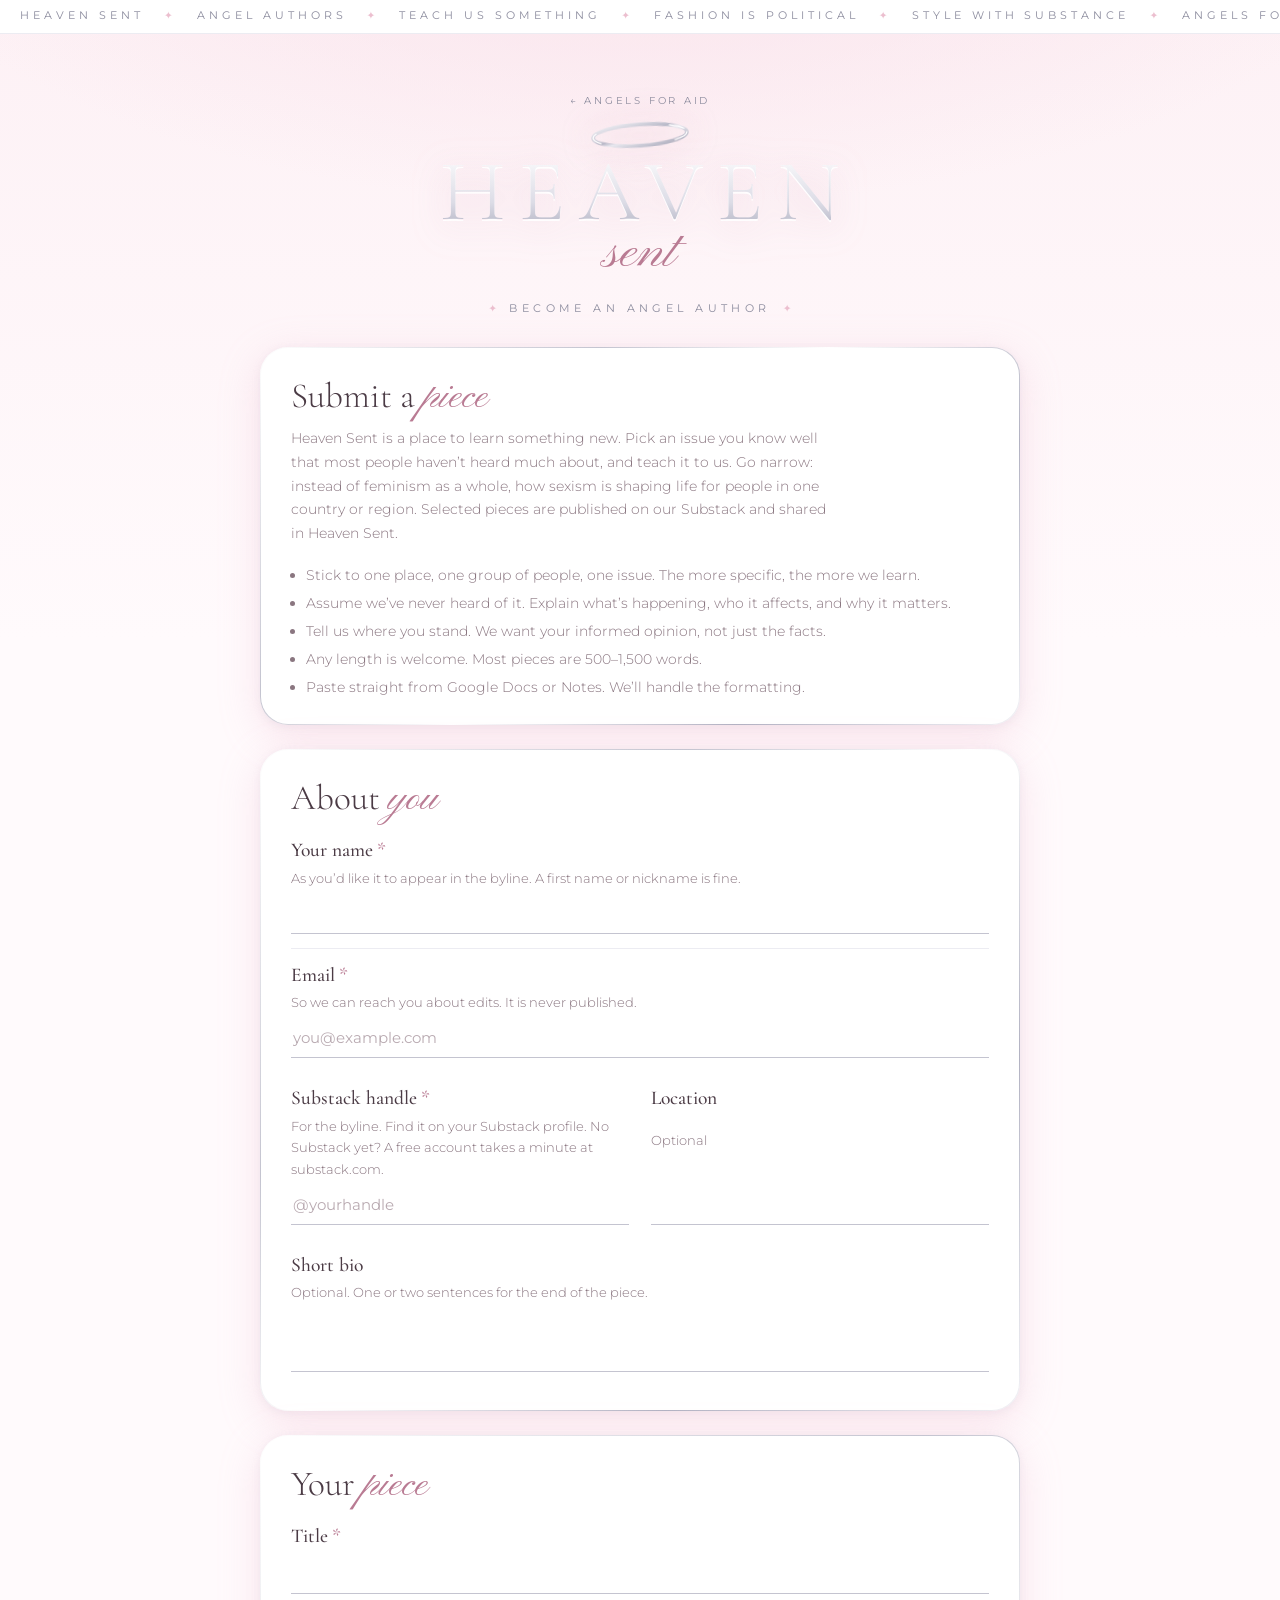
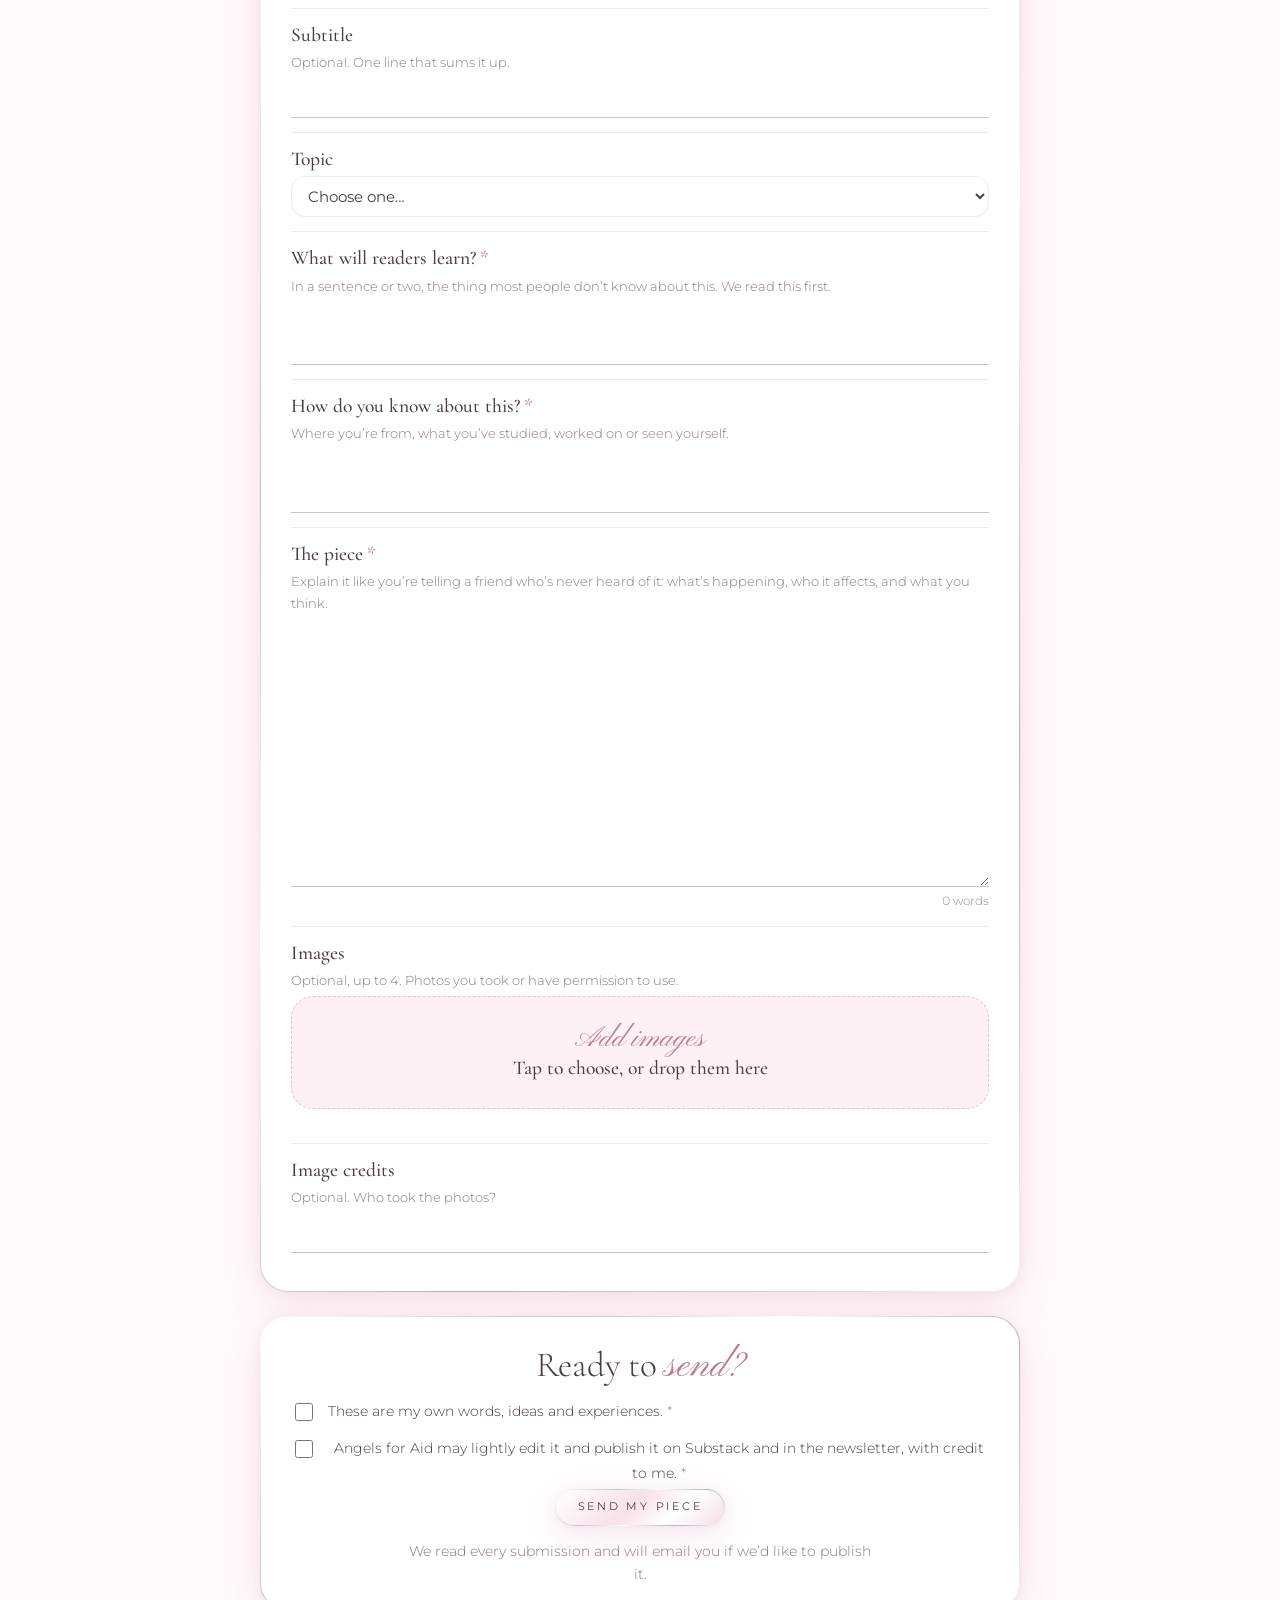
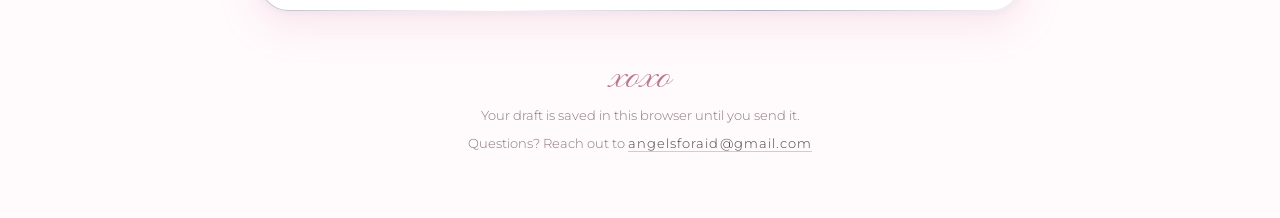
<file: write.html>
<!doctype html>
<html lang="en">
<head>
<meta charset="utf-8">
<meta name="viewport" content="width=device-width, initial-scale=1, viewport-fit=cover">
<title>Write for Heaven Sent · Angels for Aid</title>
<meta name="description" content="Write about what you care about most and submit your piece to be published on the Angels for Aid Substack and shared in the Heaven Sent newsletter.">
<meta property="og:site_name" content="Angels for Aid">
<meta property="og:title" content="Become an Angel Author · Angels for Aid">
<meta property="og:description" content="Teach us about an issue most people haven’t heard of. Selected pieces are published on our Substack and in Heaven Sent.">
<meta property="og:type" content="website">
<meta property="og:url" content="https://angelsforaid.github.io/write.html">
<meta property="og:image" content="https://angelsforaid.github.io/images/og-image.png">
<meta property="og:image:width" content="1200">
<meta property="og:image:height" content="630">
<meta property="og:image:alt" content="Angels for Aid: combining beauty with social awareness">
<meta name="twitter:card" content="summary_large_image">
<meta name="twitter:image" content="https://angelsforaid.github.io/images/og-image.png">
<link rel="icon" href="data:image/svg+xml,<svg xmlns='http://www.w3.org/2000/svg' viewBox='0 0 100 100'><text y='.9em' font-size='90'>🪽</text></svg>">
<link rel="preconnect" href="https://fonts.googleapis.com">
<link rel="preconnect" href="https://fonts.gstatic.com" crossorigin>
<link rel="stylesheet" href="https://fonts.googleapis.com/css2?family=Cormorant+Garamond:ital,wght@0,300;0,400;0,500;1,300;1,400&family=Montserrat:wght@300;400;500&family=Pinyon+Script&family=Playfair+Display:wght@400;600;700&display=swap">
<style>
/* Layout: questions in silver-rimmed pearl cards on the left, the finished blog post on a sheet on the right (stacked with a toggle on phones).
   Palette and type follow the Angels for Aid site: pearl, blush, rose, metallic silver; Cormorant + Pinyon Script + Montserrat.
   The brand is a single light look, so this page commits to it in every viewer theme. */
:root {
  color-scheme: light;
  --white: #ffffff;
  --pearl: #fffafc;
  --blush: #fdf1f5;
  --petal: #f9e1ea;
  --rose: #ecbfcf;
  --rose-deep: #b97b93;
  --silver-light: #ececf2;
  --silver: #c4c4d0;
  --silver-dark: #8c8c9e;
  --ink: #4b3b45;
  --muted: #8a7680;
  --metal: linear-gradient(180deg, #ffffff 0%, #dcdce6 28%, #9d9db0 50%, #eeeef4 62%, #b4b4c4 82%, #e6e6ee 100%);
  --silver-border: linear-gradient(135deg, #ffffff, #c4c4d0 30%, #ffffff 50%, #b2b2c2 75%, #f2f2f6);
  --glow: 0 10px 40px rgba(233, 170, 195, .28), 0 2px 8px rgba(160, 160, 180, .12);

  --display: "Cormorant Garamond", "Cormorant", "Didot", Georgia, serif;
  --script: "Pinyon Script", "Snell Roundhand", "Apple Chancery", cursive;
  --sans: "Montserrat", "Helvetica Neue", system-ui, sans-serif;
  --f-post: "Playfair Display", Georgia, "Times New Roman", serif;
}

* { box-sizing: border-box; }
html, body { margin: 0; }
img { max-width: 100%; }
[hidden] { display: none !important; }
body {
  background:
    radial-gradient(70rem 30rem at 50% -8rem, var(--petal), transparent 70%),
    linear-gradient(180deg, var(--blush), var(--pearl) 40rem) var(--pearl);
  color: var(--ink);
  font: 300 15px/1.7 var(--sans);
  overflow-x: hidden;
  -webkit-font-smoothing: antialiased;
  padding-left: max(16px, env(safe-area-inset-left, 0px));
  padding-right: max(16px, env(safe-area-inset-right, 0px));
  padding-block: 0 64px;
}
::selection { background: var(--petal); color: var(--ink); }
button, input, textarea, select { font: inherit; color: inherit; }
:focus-visible { outline: 2px solid var(--rose); outline-offset: 2px; }
.rim { border: 1px solid transparent; background: linear-gradient(var(--white), var(--white)) padding-box, var(--silver-border) border-box; }

/* ---------- ticker + masthead ---------- */
.hp { position: absolute; left: -9999px; width: 1px; height: 1px; overflow: hidden; }
.home-link { display: inline-block; margin-bottom: 44px; font: 400 .62rem/1 var(--sans); letter-spacing: .28em; text-transform: uppercase; color: var(--silver-dark); text-decoration: none; }
.home-link:hover { color: var(--rose-deep); }
.ticker { margin-left: calc(-1 * max(16px, env(safe-area-inset-left, 0px))); margin-right: calc(-1 * max(16px, env(safe-area-inset-right, 0px))); overflow: hidden; white-space: nowrap; background: var(--white); border-bottom: 1px solid var(--silver-light); color: var(--silver-dark); font: 400 10.5px/1 var(--sans); letter-spacing: .38em; text-transform: uppercase; }
.ticker-track { display: inline-flex; animation: ticker 60s linear infinite; }
.ticker span { padding: 11px 20px; }
.ticker .star { color: var(--rose); padding-inline: 0; }
@keyframes ticker { to { transform: translateX(-50%); } }

.masthead { max-width: 1280px; margin: 0 auto; padding-block: 52px 30px; text-align: center; position: relative; }
.mh { position: relative; display: inline-block; line-height: 1; margin: 0; font-weight: 300; }
.mh-halo { position: absolute; left: 50%; top: -30px; width: 108px; height: 32px; transform: translateX(-50%) rotate(-4deg); filter: drop-shadow(0 0 8px #fff) drop-shadow(0 0 14px rgba(236,191,207,.8)); animation: bob 4.5s ease-in-out infinite; }
@keyframes bob { 50% { transform: translateX(-50%) rotate(-1deg) translateY(-6px); } }
.mh-word { display: block; font: 300 clamp(2.8rem, 9vw, 5.4rem)/1 var(--display); letter-spacing: .16em; padding-left: .16em; text-transform: uppercase; background: var(--metal); background-size: 100% 220%; -webkit-background-clip: text; background-clip: text; color: transparent; animation: sheen 6s ease-in-out infinite; filter: drop-shadow(0 2px 0 rgba(255,255,255,.9)) drop-shadow(0 6px 18px rgba(201,140,165,.35)); }
@keyframes sheen { 50% { background-position: 0 100%; } }
.mh-script { display: block; font: 400 clamp(2rem, 5.5vw, 3.4rem)/1 var(--script); color: var(--rose-deep); margin-top: -.18em; text-shadow: 0 0 20px #fff; }
.label { font: 400 .66rem/1.4 var(--sans); letter-spacing: .42em; text-transform: uppercase; color: var(--silver-dark); margin: 22px 0 0; }
.label::before, .label::after { content: "✦"; color: var(--rose); letter-spacing: 0; margin: 0 12px; }
.head-actions { display: flex; gap: 10px; flex-wrap: wrap; justify-content: center; margin-top: 24px; }

.btn { border: 1px solid transparent; background: linear-gradient(rgba(255,255,255,.7), rgba(255,255,255,.7)) padding-box, var(--silver-border) border-box; color: var(--silver-dark); border-radius: 999px; padding: 12px 22px; font: 400 .66rem/1 var(--sans); letter-spacing: .26em; text-transform: uppercase; cursor: pointer; transition: transform .25s, box-shadow .25s, color .2s; }
.btn:hover { transform: translateY(-1px); color: var(--rose-deep); box-shadow: 0 10px 26px rgba(233,170,195,.4); }
.btn.primary { color: var(--ink); background: linear-gradient(135deg, #fff 0%, var(--petal) 45%, #fff 70%, var(--rose) 130%) padding-box, var(--silver-border) border-box; box-shadow: var(--glow); }
.btn.danger-armed { color: var(--rose-deep); background: linear-gradient(var(--petal), var(--petal)) padding-box, var(--silver-border) border-box; }

.banner { max-width: 1280px; margin: 0 auto 24px; padding: 14px 22px; border-radius: 999px; background: linear-gradient(rgba(255,255,255,.85), rgba(255,255,255,.85)) padding-box, var(--silver-border) border-box; border: 1px solid transparent; box-shadow: var(--glow); font-size: .88rem; display: flex; flex-wrap: wrap; gap: 8px 16px; align-items: center; justify-content: space-between; }
.banner strong { font: 400 1.5rem/1 var(--script); color: var(--rose-deep); margin-right: 4px; }

/* ---------- mobile toggle ---------- */
.viewtoggle { display: none; position: sticky; top: env(safe-area-inset-top, 0px); z-index: 5; margin: 0 auto 18px; max-width: 420px; border-radius: 999px; padding: 4px; box-shadow: var(--glow); }
.viewtoggle button { flex: 1; border: 0; background: transparent; padding: 10px 0; border-radius: 999px; font: 400 .66rem/1 var(--sans); letter-spacing: .26em; text-transform: uppercase; color: var(--silver-dark); cursor: pointer; }
.viewtoggle button[aria-pressed="true"] { background: linear-gradient(135deg, #fff, var(--petal) 50%, var(--rose)); color: var(--ink); }

/* ---------- layout ---------- */
.layout { max-width: 1280px; margin: 0 auto; display: grid; grid-template-columns: minmax(0, 1fr) minmax(0, 1fr); gap: 36px; align-items: start; }
.form-col { display: grid; gap: 24px; min-width: 0; }
.preview-col { position: sticky; top: 20px; min-width: 0; display: grid; gap: 14px; }

/* ---------- form cards ---------- */
.card { border-radius: 28px; padding: 30px 30px 24px; box-shadow: var(--glow); }
.card-head { display: flex; flex-wrap: wrap; gap: 8px 12px; align-items: baseline; justify-content: space-between; margin-bottom: 4px; }
.card h2 { font: 300 2.2rem/1.05 var(--display); margin: 0; text-wrap: balance; }
.card h2 em { font: 400 1.15em/1 var(--script); font-style: normal; color: var(--rose-deep); }
.card .hint { color: var(--muted); font-size: .88rem; margin: 8px 0 18px; max-width: 60ch; }
.team-card { background: linear-gradient(var(--blush), var(--blush)) padding-box, var(--silver-border) border-box; }
.eyebrow { font: 400 .62rem/1 var(--sans); letter-spacing: .38em; text-transform: uppercase; color: var(--rose-deep); }
.eyebrow::before { content: "✦"; color: var(--rose); letter-spacing: 0; margin-right: 10px; }

.chip { font: 400 .62rem/1 var(--sans); letter-spacing: .2em; text-transform: uppercase; padding: 7px 12px; border-radius: 999px; border: 1px solid var(--silver-light); color: var(--silver-dark); background: var(--white); white-space: nowrap; font-variant-numeric: tabular-nums; }
.chip.done { border-color: transparent; background: var(--petal); color: var(--rose-deep); }

.field { display: grid; gap: 4px; padding-block: 14px; }
.field + .field { border-top: 1px solid var(--silver-light); }
.field label, .field .label-t { font: 500 1.22rem/1.3 var(--display); color: var(--ink); }
.field .sub { font-size: .8rem; color: var(--muted); }
.field input[type=text], .field textarea, .field select {
  width: 100%; border: 0; border-bottom: 1px solid var(--silver); background: transparent;
  padding: 8px 2px; border-radius: 0; resize: none; line-height: 1.55; font-weight: 400; transition: border-color .15s;
}
.field ::placeholder { color: #b9aab1; }
.field select { border: 1px solid var(--silver-light); border-radius: 14px; padding: 9px 12px; background: var(--white); }
.field textarea { min-height: 2.6em; overflow: hidden; }
.field input[type=text]:focus, .field textarea:focus { outline: none; border-bottom: 2px solid var(--rose); padding-bottom: 7px; }
.field.answered > label::after { content: "✦"; color: var(--rose); font-size: .7em; margin-left: 8px; vertical-align: middle; }
.row2 { display: grid; grid-template-columns: 1fr 1fr; gap: 0 22px; }
.row2 .field + .field { border-top: 0; }

/* photos */
.drop { display: block; border: 1.5px dashed var(--rose); border-radius: 22px; padding: 26px; text-align: center; color: var(--muted); cursor: pointer; background: var(--blush); transition: background .15s; }
.drop:hover, .drop.over { background: var(--petal); }
.drop strong { display: block; font: 400 1.9rem/1.1 var(--script); color: var(--rose-deep); font-weight: 400; }
.thumbs { display: grid; grid-template-columns: repeat(auto-fill, minmax(100px, 1fr)); gap: 12px; margin-top: 16px; }
.thumb { position: relative; aspect-ratio: 4/5; max-width: 100%; padding: 4px; border-radius: 80px 80px 14px 14px; background: var(--silver-border); box-shadow: var(--glow); }
.thumb img { width: 100%; height: 100%; object-fit: cover; display: block; border-radius: 76px 76px 10px 10px; }
.thumb .tag { position: absolute; left: 50%; bottom: 40px; transform: translateX(-50%); font: 400 .56rem/1 var(--sans); letter-spacing: .24em; text-transform: uppercase; background: var(--white); color: var(--rose-deep); padding: 5px 9px; border-radius: 999px; }
.thumb .ctrls { position: absolute; inset: auto 8px 8px 8px; display: flex; gap: 4px; justify-content: space-between; }
.thumb .ctrls button { border: 0; background: var(--white); color: var(--ink); border-radius: 999px; width: 28px; height: 28px; cursor: pointer; font-size: .95rem; line-height: 1; }

/* ---------- preview ---------- */
.preview-bar { display: flex; flex-wrap: wrap; gap: 10px; align-items: center; justify-content: space-between; }
.preview-bar h2 { font: 300 2rem/1 var(--display); margin: 0; }
.preview-bar h2 em { font: 400 1.2em/1 var(--script); font-style: normal; color: var(--rose-deep); }
.copy-row { display: flex; flex-wrap: wrap; gap: 8px; }
.checklist { display: flex; flex-wrap: wrap; gap: 6px; margin: 0; padding: 0; list-style: none; }
.checklist li { font: 400 .6rem/1 var(--sans); letter-spacing: .18em; text-transform: uppercase; padding: 6px 11px; border-radius: 999px; border: 1px solid var(--silver-light); background: var(--white); color: var(--silver-dark); }
.checklist li.ok { border-color: transparent; background: var(--petal); color: var(--rose-deep); }
.checklist li.ok::before { content: "✦ "; }

.sheet { border-radius: 24px; box-shadow: var(--glow), inset 0 0 0 8px #fff, inset 0 0 0 9px var(--silver-light); padding: clamp(26px, 4vw, 52px); max-height: calc(100vh - 180px); overflow-y: auto; }

/* the post itself — matches the A4A blog style */
.post { font-family: var(--f-post); color: var(--ink); font-size: 15.5px; line-height: 1.6; max-width: 62ch; margin: 0 auto; }
.post h1 { font-size: clamp(1.45rem, 2.6vw, 1.9rem); line-height: 1.3; font-weight: 700; margin: 0 0 22px; text-wrap: balance; }
.post p { margin: 0 0 18px; }
.post .qa { margin: 0 0 20px; }
.post .qa h3 { font-size: 1em; font-weight: 700; margin: 0 0 2px; }
.post .qa p { margin: 0; }
.post h2 { font-size: 1.08em; font-weight: 700; margin: 34px 0 14px; }
.post h4 { font-size: 1em; font-weight: 700; margin: 0 0 6px; }
.post .explain { font-weight: 700; }
.post a { color: var(--rose-deep); }
.post .photos { display: grid; grid-template-columns: repeat(2, minmax(0,1fr)); gap: 10px; margin: 26px 0; }
.post .photos img { width: 100%; aspect-ratio: 4/5; object-fit: cover; border-radius: 4px; display: block; }
.post .cover { margin: 4px 0 26px; }
.post .cover img { width: 100%; max-height: 520px; object-fit: cover; border-radius: 4px; display: block; }
.post ul { padding-left: 1.2em; margin: 0 0 18px; }
.post .empty { color: var(--muted); font-style: italic; }

.toast { position: fixed; left: 50%; bottom: calc(24px + env(safe-area-inset-bottom, 0px)); transform: translate(-50%, 20px); opacity: 0; background: var(--white); color: var(--ink); border: 1px solid var(--rose); box-shadow: var(--glow); padding: 11px 22px; border-radius: 999px; font-size: .85rem; transition: opacity .2s, transform .2s; pointer-events: none; z-index: 20; max-width: calc(100% - 32px); text-align: center; }
.toast.show { opacity: 1; transform: translate(-50%, 0); }

.codebox { width: 100%; min-height: 160px; font: 12px/1.4 ui-monospace, Menlo, monospace; border: 1px solid var(--silver-light); border-radius: 14px; padding: 10px; background: var(--white); }

footer.note { max-width: 1280px; margin: 48px auto 0; text-align: center; display: grid; gap: 6px; justify-items: center; }
footer.note .xoxo { font: 400 2.4rem/1 var(--script); color: var(--rose-deep); }
footer.note p { margin: 0; color: var(--muted); font-size: .82rem; }
footer.note .addr { user-select: all; color: var(--ink); border-bottom: 1px solid var(--rose); letter-spacing: .08em; }


/* ---------- send + inbox ---------- */
.send-card { text-align: center; }
.send-card .card-head { justify-content: center; }
.send-card .hint { margin-inline: auto; }
.send-status { font-size: .85rem; color: var(--muted); margin: 14px auto 0; max-width: 52ch; }
.send-status.ok { color: var(--rose-deep); }
.btn:disabled { opacity: .5; cursor: default; transform: none; box-shadow: none; }
.btn .count { display: inline-block; min-width: 1.7em; margin-left: 8px; padding: 3px 6px; border-radius: 999px; background: var(--rose-deep); color: var(--white); letter-spacing: 0; font-variant-numeric: tabular-nums; }

.inbox { max-width: 1080px; margin: 0 auto; }
.inbox-head { display: flex; flex-wrap: wrap; gap: 12px 20px; align-items: end; justify-content: space-between; margin-bottom: 22px; }
.inbox-head h2 { font: 300 clamp(2.4rem, 5vw, 3.4rem)/1 var(--display); margin: 0; }
.inbox-head h2 em { font: 400 1.15em/1 var(--script); font-style: normal; color: var(--rose-deep); }
.filters { display: flex; gap: 6px; flex-wrap: wrap; }
.filters button { border: 1px solid var(--silver-light); background: var(--white); color: var(--silver-dark); border-radius: 999px; padding: 8px 14px; font: 400 .62rem/1 var(--sans); letter-spacing: .22em; text-transform: uppercase; cursor: pointer; }
.filters button[aria-pressed="true"] { background: var(--petal); border-color: transparent; color: var(--rose-deep); }
.subs { display: grid; grid-template-columns: repeat(auto-fill, minmax(min(100%, 300px), 1fr)); gap: 20px; }
.sub-card { border-radius: 26px; padding: 18px 20px 18px; box-shadow: var(--glow); display: grid; grid-template-columns: 64px minmax(0,1fr); gap: 6px 16px; align-items: start; }
.sub-pic { grid-row: span 2; width: 64px; height: 80px; border-radius: 40px 40px 10px 10px; object-fit: cover; background: radial-gradient(circle at 50% 30%, #fff, var(--petal) 70%); display: grid; place-items: center; font: 300 1.6rem/1 var(--display); color: var(--rose-deep); }
.sub-name { font: 400 1.6rem/1.1 var(--display); margin: 0; overflow-wrap: anywhere; }
.sub-meta { font-size: .8rem; color: var(--muted); margin: 2px 0 0; overflow-wrap: anywhere; }
.sub-stats { grid-column: 2; display: flex; flex-wrap: wrap; gap: 6px; align-items: center; }
.sub-actions { grid-column: 1 / -1; display: flex; flex-wrap: wrap; gap: 8px; margin-top: 10px; padding-top: 12px; border-top: 1px solid var(--silver-light); }
.sub-actions .btn { padding: 10px 14px; font-size: .58rem; }
.chip.new { background: var(--rose-deep); color: var(--white); border-color: transparent; }
.empty-inbox { text-align: center; padding: 56px 24px; border-radius: 28px; box-shadow: var(--glow); }
.empty-inbox .script { font: 400 2.6rem/1 var(--script); color: var(--rose-deep); margin: 0 0 8px; }
.empty-inbox p { margin: 0 auto; max-width: 46ch; color: var(--muted); }

@media (max-width: 900px) {
  .layout { grid-template-columns: minmax(0,1fr); }
  .viewtoggle { display: flex; }
  .preview-col { position: static; }
  .sheet { max-height: none; }
  .layout[data-view="form"] .preview-col { display: none; }
  .layout[data-view="post"] .form-col { display: none; }
}
@media (max-width: 520px) {
  .row2 { grid-template-columns: 1fr; }
  .row2 .field + .field { border-top: 1px solid var(--silver-light); }
  .card { padding: 24px 20px 18px; border-radius: 24px; }
  .masthead { padding-block: 44px 22px; }
  .mh-word { letter-spacing: .1em; padding-left: .1em; }
  .banner { border-radius: 24px; }
}
@media (prefers-reduced-motion: reduce) { *, *::before, *::after { animation: none !important; transition: none !important; } }
/* ---------- write page ---------- */
.write { max-width: 760px; margin: 0 auto; display: grid; gap: 24px; }
.field textarea.piece { min-height: 16em; overflow: auto; resize: vertical; font: 400 1.05rem/1.75 var(--f-post); }
.field .count { justify-self: end; font-size: .75rem; color: var(--silver-dark); font-variant-numeric: tabular-nums; }
.req { color: var(--rose-deep); margin-left: 4px; }
.checks { display: grid; gap: 12px; padding-block: 8px 4px; }
.check { display: flex; gap: 12px; align-items: flex-start; font-size: .9rem; cursor: pointer; }
.check input { margin-top: 4px; width: 18px; height: 18px; accent-color: var(--rose-deep); flex: none; }
.guide { margin: 0; padding-left: 1.1em; color: var(--muted); font-size: .88rem; display: grid; gap: 4px; }
.field select { width: 100%; }
</style>
</head>
<body>

<svg width="0" height="0" style="position:absolute" aria-hidden="true">
  <defs>
    <linearGradient id="silver" x1="0" y1="0" x2="1" y2="1">
      <stop offset="0" stop-color="#f4f4f8"/><stop offset=".45" stop-color="#b9b9c8"/><stop offset=".55" stop-color="#e8e8ef"/><stop offset="1" stop-color="#a3a3b5"/>
    </linearGradient>
    <symbol id="halo" viewBox="0 0 100 30">
      <ellipse cx="50" cy="15" rx="44" ry="10" fill="none" stroke="url(#silver)" stroke-width="3.5"/>
      <ellipse cx="50" cy="15" rx="44" ry="10" fill="none" stroke="#fff" stroke-width="1.2" stroke-dasharray="14 70" stroke-linecap="round"/>
    </symbol>
  </defs>
</svg>

<div class="ticker" aria-hidden="true"><div class="ticker-track" id="ticker"></div></div>

<header class="masthead">
  <a class="home-link" href="./">← Angels for Aid</a><br>
  <h1 class="mh">
    <svg class="mh-halo"><use href="#halo"/></svg>
    <span class="mh-word">Heaven</span>
    <span class="mh-script">sent</span>
  </h1>
  <p class="label">Become an Angel Author</p>
</header>

<form class="write" id="form" autocomplete="on" novalidate>
  <section class="card rim">
    <div class="card-head"><h2>Submit a <em>piece</em></h2></div>
    <p class="hint">Heaven Sent is a place to learn something new. Pick an issue you know well that most people haven’t heard much about, and teach it to us. Go narrow: instead of feminism as a whole, how sexism is shaping life for people in one country or region. Selected pieces are published on our Substack and shared in Heaven Sent.</p>
    <ul class="guide">
      <li>Stick to one place, one group of people, one issue. The more specific, the more we learn.</li>
      <li>Assume we’ve never heard of it. Explain what’s happening, who it affects, and why it matters.</li>
      <li>Tell us where you stand. We want your informed opinion, not just the facts.</li>
      <li>Any length is welcome. Most pieces are 500–1,500 words.</li>
      <li>Paste straight from Google Docs or Notes. We’ll handle the formatting.</li>
    </ul>
  </section>

  <section class="card rim">
    <div class="card-head"><h2>About <em>you</em></h2></div>
    <div class="field"><label for="name">Your name<span class="req">*</span></label><span class="sub">As you’d like it to appear in the byline. A first name or nickname is fine.</span><input type="text" id="name" data-key="name" autocomplete="name"></div>
    <div class="field"><label for="email">Email<span class="req">*</span></label><span class="sub">So we can reach you about edits. It is never published.</span><input type="text" id="email" data-key="email" inputmode="email" autocomplete="email" placeholder="you@example.com"></div>
    <div class="row2">
      <div class="field"><label for="social">Substack handle<span class="req">*</span></label><span class="sub">For the byline. Find it on your Substack profile. No Substack yet? A free account takes a minute at substack.com.</span><input type="text" id="social" data-key="social" placeholder="@yourhandle"></div>
      <div class="field"><label for="location">Location</label><span class="sub">Optional</span><input type="text" id="location" data-key="location"></div>
    </div>
    <div class="field"><label for="bio">Short bio</label><span class="sub">Optional. One or two sentences for the end of the piece.</span><textarea id="bio" data-key="bio" rows="2"></textarea></div>
  </section>

  <section class="card rim">
    <div class="card-head"><h2>Your <em>piece</em></h2></div>
    <div class="field"><label for="title">Title<span class="req">*</span></label><input type="text" id="title" data-key="title"></div>
    <div class="field"><label for="subtitle">Subtitle</label><span class="sub">Optional. One line that sums it up.</span><input type="text" id="subtitle" data-key="subtitle"></div>
    <div class="field"><label for="topic">Topic</label>
      <select id="topic" data-key="topic">
        <option value="">Choose one…</option>
        <option>Fashion &amp; beauty</option>
        <option>Politics &amp; current events</option>
        <option>Humanitarian causes</option>
        <option>Lifestyle &amp; wellness</option>
        <option>Personal essay</option>
        <option>Other</option>
      </select>
    </div>
    <div class="field"><label for="learn">What will readers learn?<span class="req">*</span></label><span class="sub">In a sentence or two, the thing most people don’t know about this. We read this first.</span><textarea id="learn" data-key="learn" rows="2"></textarea></div>
    <div class="field"><label for="why">How do you know about this?<span class="req">*</span></label><span class="sub">Where you’re from, what you’ve studied, worked on or seen yourself.</span><textarea id="why" data-key="why" rows="2"></textarea></div>
    <div class="field"><label for="body">The piece<span class="req">*</span></label><span class="sub">Explain it like you’re telling a friend who’s never heard of it: what’s happening, who it affects, and what you think.</span><textarea class="piece" id="body" data-key="body"></textarea><span class="count" id="count">0 words</span></div>
    <div class="field">
      <span class="label-t">Images</span><span class="sub">Optional, up to 4. Photos you took or have permission to use.</span>
      <label class="drop" id="drop" for="file"><strong>Add images</strong>Tap to choose, or drop them here</label>
      <input type="file" id="file" accept="image/*" multiple hidden>
      <div class="thumbs" id="thumbs"></div>
    </div>
    <div class="field"><label for="credits">Image credits</label><span class="sub">Optional. Who took the photos?</span><input type="text" id="credits" data-key="credits"></div>
  </section>

  <section class="card rim send-card">
    <div class="card-head"><h2>Ready to <em>send?</em></h2></div>
    <div class="checks">
      <label class="check"><input type="checkbox" id="ok-original" data-key="okOriginal"> <span>These are my own words, ideas and experiences.<span class="req">*</span></span></label>
      <label class="check"><input type="checkbox" id="ok-edit" data-key="okEdit"> <span>Angels for Aid may lightly edit it and publish it on Substack and in the newsletter, with credit to me.<span class="req">*</span></span></label>
    </div>
    <label class="hp" aria-hidden="true">Leave this empty <input type="text" id="website" tabindex="-1" autocomplete="off"></label>
    <button class="btn primary" type="submit" id="btn-send">Send my piece</button>
    <p class="send-status" id="send-status">We read every submission and will email you if we’d like to publish it.</p>
  </section>
</form>

<footer class="note"><span class="xoxo">xoxo</span><p>Your draft is saved in this browser until you send it.</p><p>Questions? Reach out to <span class="addr">angelsforaid@gmail.com</span></p></footer>
<div class="toast" id="toast" role="status" aria-live="polite"></div>

<script>
// Same Apps Script web app as spotted.html.
const SCRIPT_URL = "https://script.google.com/macros/s/AKfycbyAB2DkJiSa9uc4nouwmYIpNumRNQRjyCv6d3roC4TmkqoP0bDFVExP6KVJDrGNgk4/exec";
const STORE = "a4a-piece-draft-v1";
const $ = s => document.querySelector(s);
let state = {}, photos = [];

/* ticker */
(function () {
  const words = ["Heaven Sent", "Angel Authors", "Teach us something", "Fashion is political", "Style with substance", "Angels for Aid"];
  const one = words.map(w => `<span>${w}</span><span class="star">✦</span>`).join("");
  $("#ticker").innerHTML = one + one + one + one;
})();

const val = k => (typeof state[k] === "string" ? state[k] : "").trim();
function autoGrow(t) { if (t.classList.contains("piece")) return; t.style.height = "auto"; t.style.height = t.scrollHeight + 2 + "px"; }
let toastTimer;
function toast(msg) { const t = $("#toast"); t.textContent = msg; t.classList.add("show"); clearTimeout(toastTimer); toastTimer = setTimeout(() => t.classList.remove("show"), 2800); }
function setStatus(msg, ok = false) { const el = $("#send-status"); el.textContent = msg; el.classList.toggle("ok", ok); }
const words = s => (s.trim().match(/\S+/g) || []).length;
function updateCount() { const n = words(val("body")); $("#count").textContent = n.toLocaleString() + (n === 1 ? " word" : " words"); }
function save() { try { localStorage.setItem(STORE, JSON.stringify({ state, photos })); } catch (_) { try { localStorage.setItem(STORE, JSON.stringify({ state, photos: [] })); } catch (__) {} } }

$("#form").addEventListener("input", e => {
  const el = e.target, k = el.dataset && el.dataset.key; if (!k) return;
  state[k] = el.type === "checkbox" ? el.checked : el.value;
  if (el.tagName === "TEXTAREA") autoGrow(el);
  if (k === "body") updateCount();
  save();
});

/* images */
function shrink(file) {
  return new Promise((res, rej) => {
    const r = new FileReader(); r.onerror = rej;
    r.onload = () => { const img = new Image(); img.onerror = rej; img.onload = () => {
      const k = Math.min(1, 1600 / Math.max(img.width, img.height)), c = document.createElement("canvas");
      c.width = Math.round(img.width * k); c.height = Math.round(img.height * k);
      c.getContext("2d").drawImage(img, 0, 0, c.width, c.height); res(c.toDataURL("image/jpeg", .85));
    }; img.src = r.result; };
    r.readAsDataURL(file);
  });
}
async function addFiles(files) {
  const list = [...files].filter(f => f.type.startsWith("image/")), room = 4 - photos.length;
  if (room <= 0) { toast("Up to 4 images. Remove one to add another."); return; }
  for (const f of list.slice(0, room)) { try { photos.push({ src: await shrink(f) }); } catch (_) { toast("One image couldn’t be read. Try a JPG or PNG."); } }
  if (list.length > room) toast("Added " + room + ". A piece can include up to 4 images.");
  renderThumbs(); save();
}
function renderThumbs() {
  const t = $("#thumbs"); t.innerHTML = "";
  photos.forEach((p, i) => {
    const d = document.createElement("div"); d.className = "thumb";
    d.innerHTML = `<img src="${p.src}" alt="Image ${i + 1}"><div class="ctrls"><span></span><button type="button" aria-label="Remove image">×</button></div>`;
    d.querySelector("button").onclick = () => { photos.splice(i, 1); renderThumbs(); save(); };
    t.appendChild(d);
  });
}
$("#file").addEventListener("change", e => { addFiles(e.target.files); e.target.value = ""; });
const drop = $("#drop");
["dragenter", "dragover"].forEach(ev => drop.addEventListener(ev, e => { e.preventDefault(); drop.classList.add("over"); }));
["dragleave", "drop"].forEach(ev => drop.addEventListener(ev, e => { e.preventDefault(); drop.classList.remove("over"); }));
drop.addEventListener("drop", e => addFiles(e.dataTransfer.files));

/* substack-ready text */
function substackText() {
  const L = [val("title")];
  if (val("subtitle")) L.push(val("subtitle"));
  L.push("", "By " + val("name") + (val("social") ? " (" + val("social") + ")" : ""), "", val("body"));
  if (val("bio")) L.push("", "About the angel author: " + val("bio"));
  if (val("credits")) L.push("", "Images: " + val("credits"));
  return L.join("\n");
}

/* send */
let sending = false;
$("#form").addEventListener("submit", async e => {
  e.preventDefault();
  if (sending || $("#website").value) return;
  // Read what's on screen too: browser autofill doesn't always fire input events.
  document.querySelectorAll("[data-key]").forEach(el => { state[el.dataset.key] = el.type === "checkbox" ? el.checked : el.value; });
  const need = [["name", "your name"], ["email", "your email"], ["social", "your Substack handle"], ["title", "a title"], ["learn", "what readers will learn"], ["why", "how you know about this"], ["body", "your piece"]].find(([k]) => !val(k));
  if (need) { toast("Please add " + need[1] + "."); $("#" + need[0]).focus(); return; }
  if (!/^\S+@\S+\.\S+$/.test(val("email"))) { toast("That email doesn’t look quite right."); $("#email").focus(); return; }
  if (!state.okOriginal || !state.okEdit) { toast("Please tick both boxes so we can publish your piece."); return; }
  sending = true; const btn = $("#btn-send"); btn.disabled = true; btn.textContent = "Sending…";
  setStatus(photos.length ? "Sending your piece and images. This can take a little while…" : "Sending…");
  const fields = {
    "Name": val("name"), "Email": val("email"), "Substack handle": val("social"), "Location": val("location"),
    "Title": val("title"), "Subtitle": val("subtitle"), "Topic": val("topic"), "What readers will learn": val("learn"), "How they know about it": val("why"), "Word count": words(val("body")),
    "Piece": val("body"), "Bio": val("bio"), "Image credits": val("credits")
  };
  try {
    const res = await fetch(SCRIPT_URL, { method: "POST", headers: { "Content-Type": "text/plain;charset=utf-8" },
      body: JSON.stringify({ type: "piece", fields, post: substackText(), photos: photos.map(p => p.src.split(",")[1]) }) });
    const out = await res.json().catch(() => ({}));
    if (!res.ok || out.ok === false) throw new Error(out.error || "status " + res.status);
    setStatus("Sent! Thank you for writing with us. We’ll email you at " + val("email") + ".", true);
    toast("Sent! Thank you, angel author.");
    btn.textContent = "Sent ✓";
    try { localStorage.removeItem(STORE); } catch (_) {}
  } catch (err) {
    btn.textContent = "Send my piece"; btn.disabled = false;
    setStatus("That didn’t send. Your piece is still here, so try again in a moment, or email it to angelsforaid@gmail.com. (Details: " + (err && err.message || err) + ")");
  } finally { sending = false; }
});

/* restore draft */
(function () {
  let saved = null; try { saved = JSON.parse(localStorage.getItem(STORE) || "null"); } catch (_) {}
  if (!saved) return;
  state = saved.state || {}; photos = saved.photos || [];
  document.querySelectorAll("[data-key]").forEach(el => {
    const v = state[el.dataset.key]; if (v == null) return;
    if (el.type === "checkbox") el.checked = !!v; else el.value = v;
    if (el.tagName === "TEXTAREA") autoGrow(el);
  });
  updateCount(); renderThumbs();
})();
</script>
</body>
</html>
</file>
<file: styles.css>
/* ============ Angels for Aid ✦ ============
   Brand colors live here. Change them and the whole site updates. */
:root {
  --white: #ffffff;
  --pearl: #fffafc;
  --blush: #fdf1f5;
  --petal: #f9e1ea;
  --rose: #ecbfcf;
  --rose-deep: #b97b93;
  --silver-light: #ececf2;
  --silver: #c4c4d0;
  --silver-dark: #8c8c9e;
  --ink: #4b3b45;
  --muted: #8a7680;

  --metal: linear-gradient(180deg, #ffffff 0%, #dcdce6 28%, #9d9db0 50%, #eeeef4 62%, #b4b4c4 82%, #e6e6ee 100%);
  --silver-border: linear-gradient(135deg, #ffffff, #c4c4d0 30%, #ffffff 50%, #b2b2c2 75%, #f2f2f6);

  --display: "Cormorant Garamond", "Cormorant", "Didot", Georgia, serif;
  --script: "Pinyon Script", "Snell Roundhand", "Apple Chancery", cursive;
  --sans: "Montserrat", "Helvetica Neue", system-ui, sans-serif;

  --glow: 0 10px 40px rgba(233, 170, 195, .28), 0 2px 8px rgba(160, 160, 180, .12);
}

* { box-sizing: border-box; }
html { scroll-behavior: smooth; scroll-padding-top: 80px; }
body {
  margin: 0;
  background: var(--pearl);
  color: var(--ink);
  font: 300 16px/1.75 var(--sans);
  -webkit-font-smoothing: antialiased;
  overflow-x: hidden;
}
img { max-width: 100%; display: block; }
a { color: inherit; }
h1, h2, h3 { margin: 0; font-weight: 300; }
::selection { background: var(--petal); color: var(--ink); }

.wrap { width: 100%; max-width: 1120px; margin: 0 auto; padding: 0 20px; }

/* metallic silver text */
.shimmer {
  background: var(--metal);
  background-size: 100% 220%;
  -webkit-background-clip: text; background-clip: text;
  color: transparent;
  animation: sheen 6s ease-in-out infinite;
  filter: drop-shadow(0 2px 10px rgba(236, 191, 207, .55));
}
@keyframes sheen { 50% { background-position: 0 100%; } }

/* ---------- ticker ---------- */
.ticker {
  background: var(--white); color: var(--silver-dark); overflow: hidden; white-space: nowrap;
  font: 400 10.5px/1 var(--sans); text-transform: uppercase; letter-spacing: .38em;
  border-bottom: 1px solid var(--silver-light);
}
.ticker-track { display: flex; width: max-content; animation: ticker 70s linear infinite; }
.ticker-track > div { display: flex; }
.ticker span { padding: 11px 20px; }
.tick-star { color: var(--rose); padding: 11px 0 !important; }
@keyframes ticker { to { transform: translateX(-50%); } }

/* ---------- header ---------- */
.site-header {
  position: sticky; top: 0; z-index: 20;
  background: rgba(255, 250, 252, .72);
  backdrop-filter: blur(14px) saturate(1.2);
  border-bottom: 1px solid rgba(196, 196, 208, .4);
}
.header-inner { display: flex; align-items: center; gap: 28px; height: 72px; }
.brand { position: relative; text-decoration: none; white-space: nowrap; display: flex; align-items: baseline; gap: 8px; padding-top: 6px; }
.brand-word { font: 400 1.25rem/1 var(--display); letter-spacing: .32em; text-transform: uppercase; }
.brand-script { font: 400 1.5rem/1 var(--script); color: var(--rose-deep); }
.brand-halo { position: absolute; width: 38px; height: 12px; left: -4px; top: -5px; transform: rotate(-10deg); }
.nav { display: flex; gap: 30px; margin-left: auto; }
.nav a {
  font: 400 .7rem/1 var(--sans); letter-spacing: .28em; text-transform: uppercase;
  text-decoration: none; color: var(--muted); transition: color .2s;
}
.nav a:hover { color: var(--rose-deep); }
.icon-row { display: flex; gap: 10px; }
.icon-link {
  display: grid; place-items: center; width: 36px; height: 36px; border-radius: 50%;
  color: var(--silver-dark); border: 1px solid transparent;
  background: linear-gradient(var(--white), var(--white)) padding-box, var(--silver-border) border-box;
  transition: color .2s, box-shadow .2s;
}
.icon-link:hover { color: var(--rose-deep); box-shadow: 0 0 0 4px rgba(236, 191, 207, .3); }
.icon-link svg { width: 15px; height: 15px; }

/* ---------- hero / runway ---------- */
.hero {
  position: relative; overflow: hidden; text-align: center;
  padding: clamp(64px, 9vw, 110px) 0 clamp(150px, 18vw, 220px);
  background:
    radial-gradient(70% 55% at 50% 38%, #ffffff 0%, rgba(255, 255, 255, 0) 70%),
    radial-gradient(90% 70% at 50% 0%, var(--petal) 0%, transparent 75%),
    linear-gradient(180deg, var(--blush), var(--pearl));
}
.hero-inner { position: relative; z-index: 3; }

.clouds span {
  position: absolute; border-radius: 50%; background: #fff; filter: blur(40px); opacity: .9;
  animation: float-cloud 18s ease-in-out infinite;
}
.clouds span:nth-child(1) { width: 420px; height: 160px; left: -120px; top: 12%; }
.clouds span:nth-child(2) { width: 380px; height: 140px; right: -100px; top: 30%; animation-delay: -6s; }
.clouds span:nth-child(3) { width: 520px; height: 170px; left: 20%; bottom: 4%; animation-delay: -10s; opacity: .7; }
.clouds span:nth-child(4) { width: 260px; height: 110px; right: 18%; top: 2%; animation-delay: -3s; background: var(--petal); opacity: .6; }
@keyframes float-cloud { 50% { transform: translateX(40px) translateY(-10px); } }

.spotlight {
  position: absolute; top: -10%; width: 34%; height: 120%; z-index: 1; pointer-events: none;
  background: linear-gradient(180deg, rgba(255, 255, 255, .95), rgba(255, 255, 255, 0) 85%);
  filter: blur(18px); opacity: .75;
}
.sl-left { left: 18%; clip-path: polygon(40% 0, 60% 0, 100% 100%, 20% 100%); transform: rotate(-14deg); }
.sl-right { right: 18%; clip-path: polygon(40% 0, 60% 0, 80% 100%, 0 100%); transform: rotate(14deg); }

.runway {
  position: absolute; left: 50%; bottom: 0; z-index: 2; transform: translateX(-50%);
  width: min(900px, 140%); height: clamp(110px, 14vw, 170px);
  clip-path: polygon(44% 0, 56% 0, 88% 100%, 12% 100%);
  background:
    linear-gradient(180deg, rgba(255, 255, 255, 0), #fff 55%),
    linear-gradient(90deg, rgba(212, 212, 224, .9), #fff 18%, #fff 82%, rgba(212, 212, 224, .9));
  filter: drop-shadow(0 -6px 18px rgba(233, 170, 195, .35));
}

.drift { position: absolute; inset: 0; z-index: 2; pointer-events: none; }
.float-feather {
  position: absolute; top: -12%; width: 22px; height: 66px; opacity: .85;
  animation: fall linear infinite;
  filter: drop-shadow(0 4px 6px rgba(185, 123, 147, .18));
}
@keyframes fall {
  0%   { transform: translate(0, 0) rotate(var(--rot)); opacity: 0; }
  10%  { opacity: .9; }
  50%  { transform: translate(40px, 55vh) rotate(calc(var(--rot) * -1)); }
  90%  { opacity: .8; }
  100% { transform: translate(-10px, 115vh) rotate(var(--rot)); opacity: 0; }
}
.glint { position: absolute; color: var(--silver); aspect-ratio: 1; animation: glint 3.2s ease-in-out infinite; }
.glint:nth-child(3n) { color: var(--rose); }
@keyframes glint { 0%, 100% { transform: scale(.2); opacity: 0; } 50% { transform: scale(1) rotate(45deg); opacity: 1; } }

.kicker {
  display: table; margin: 0 auto 64px; padding: 10px 26px; border-radius: 999px;
  font: 400 .68rem/1 var(--sans); letter-spacing: .42em; text-transform: uppercase; color: var(--silver-dark);
  border: 1px solid transparent;
  background: linear-gradient(rgba(255, 255, 255, .8), rgba(255, 255, 255, .8)) padding-box, var(--silver-border) border-box;
}
.kicker span { color: var(--rose); letter-spacing: 0; margin: 0 6px; }

.masthead-wrap { position: relative; display: inline-block; }
.wings {
  position: absolute; left: 50%; top: 52%; z-index: -1;
  width: clamp(760px, 135vw, 1380px); transform: translate(-50%, -55%); opacity: .9;
  filter: drop-shadow(0 12px 30px rgba(233, 170, 195, .35));
}
.wing { transform-box: view-box; animation: flutter-r 5s ease-in-out infinite; }
.wing-l { animation-name: flutter-l; }
@keyframes flutter-r { 50% { transform: translate(200px, 40px) scale(1, 1) rotate(-3deg); } }
@keyframes flutter-l { 50% { transform: translate(-200px, 40px) scale(-1, 1) rotate(-3deg); } }

.masthead { position: relative; line-height: 1; }
.mh-word {
  display: block; font: 300 clamp(3.6rem, 13vw, 9.6rem)/1 var(--display);
  letter-spacing: .16em; text-transform: uppercase; padding-left: .16em;
  background: var(--metal); background-size: 100% 220%;
  -webkit-background-clip: text; background-clip: text; color: transparent;
  animation: sheen 6s ease-in-out infinite;
  filter: drop-shadow(0 3px 0 rgba(255, 255, 255, .9)) drop-shadow(0 8px 24px rgba(201, 140, 165, .35));
}
.mh-script {
  display: block; font: 400 clamp(2.6rem, 8vw, 5.6rem)/1 var(--script); color: var(--rose-deep);
  margin-top: -.2em; text-shadow: 0 0 24px #fff, 0 0 8px #fff;
}
.masthead-halo {
  position: absolute; width: clamp(80px, 14vw, 170px); height: clamp(24px, 4.2vw, 50px);
  left: 50%; top: clamp(-46px, -4.5vw, -24px); transform: translateX(-50%) rotate(-4deg);
  animation: bob 4.5s ease-in-out infinite;
  filter: drop-shadow(0 0 10px rgba(255, 255, 255, 1)) drop-shadow(0 0 18px rgba(236, 191, 207, .8));
}
@keyframes bob { 50% { transform: translateX(-50%) rotate(-1deg) translateY(-7px); } }
.tagline {
  font: italic 300 clamp(1.25rem, 2.6vw, 1.7rem)/1.4 var(--display); color: var(--ink);
  margin: 28px auto 38px; max-width: 560px; letter-spacing: .02em;
}
.hero-actions { display: flex; flex-wrap: wrap; gap: 16px; justify-content: center; }

.btn {
  display: inline-block; padding: 16px 38px; border-radius: 999px; text-decoration: none;
  font: 400 .72rem/1 var(--sans); letter-spacing: .32em; text-transform: uppercase;
  border: 1px solid transparent; transition: transform .25s, box-shadow .25s;
}
.btn:hover { transform: translateY(-2px); box-shadow: 0 14px 34px rgba(233, 170, 195, .45); }
.btn-pearl {
  color: var(--ink);
  background: linear-gradient(135deg, #fff 0%, var(--petal) 45%, #fff 70%, var(--rose) 130%) padding-box, var(--silver-border) border-box;
  box-shadow: var(--glow);
}
.btn-ghost {
  color: var(--silver-dark);
  background: linear-gradient(rgba(255, 255, 255, .55), rgba(255, 255, 255, .55)) padding-box, var(--silver-border) border-box;
}

/* ---------- sections ---------- */
.section { position: relative; padding: clamp(80px, 10vw, 128px) 0; }
.section.blush { background: linear-gradient(180deg, var(--pearl), var(--blush) 20%, var(--blush) 80%, var(--pearl)); }
.label {
  font: 400 .66rem/1 var(--sans); letter-spacing: .42em; text-transform: uppercase;
  color: var(--silver-dark); margin: 0 0 18px;
}
.label::before, .label::after { content: "✦"; color: var(--rose); margin: 0 12px 0 0; letter-spacing: 0; }
.label::after { margin: 0 0 0 12px; }
.center { text-align: center; }
.section-title {
  font: 300 clamp(2.6rem, 6vw, 4.2rem)/1.05 var(--display); text-align: center;
  margin-bottom: 56px; letter-spacing: .01em;
}
.section-title em { font: 400 1.15em/1 var(--script); color: var(--rose-deep); margin-left: .05em; }
.section-sub { text-align: center; color: var(--muted); margin: -36px 0 52px; }

.pearls {
  height: 14px; max-width: 520px; margin: 0 auto;
  background: radial-gradient(circle at 40% 35%, #fff 0 1.5px, #f3e4ea 3px, #d9c9d2 5px, transparent 5.5px) 0 50% / 16px 14px repeat-x;
  -webkit-mask: linear-gradient(90deg, transparent, #000 25%, #000 75%, transparent);
          mask: linear-gradient(90deg, transparent, #000 25%, #000 75%, transparent);
}

/* ---------- about ---------- */
.about { display: grid; grid-template-columns: 1fr 1.1fr; gap: clamp(36px, 7vw, 96px); align-items: center; }
.about-head .label::before { display: none; }
.about-head .label::after { content: none; }
.big-italic { font: italic 300 clamp(3.2rem, 8vw, 6.2rem)/.98 var(--display); }
.big-italic .shimmer { font-style: italic; }
.mission { font: 400 1.35rem/1.6 var(--display); margin: 0 0 32px; }
.pillars { display: grid; gap: 14px; }
.pillar {
  display: flex; align-items: center; gap: 20px; padding: 18px 24px; border-radius: 999px;
  border: 1px solid transparent;
  background: linear-gradient(rgba(255, 255, 255, .9), rgba(255, 255, 255, .9)) padding-box, var(--silver-border) border-box;
  box-shadow: var(--glow);
}
.pillar p { margin: 0; font-size: .9rem; color: var(--muted); }
.pillar-tag { flex: none; min-width: 120px; font: 400 2rem/1 var(--script); color: var(--rose-deep); text-align: center; }

/* ---------- follow: arched mirrors ---------- */
.arches { display: grid; grid-template-columns: repeat(3, 1fr); gap: clamp(18px, 3vw, 36px); max-width: 980px; margin: 0 auto; }
.arch {
  display: block; padding: 8px; text-decoration: none; border-radius: 200px 200px 24px 24px;
  background: var(--silver-border); box-shadow: var(--glow);
  transition: transform .35s, box-shadow .35s;
}
.arch:nth-child(2) { transform: translateY(-18px); }
.arch:hover { transform: translateY(-26px); box-shadow: 0 24px 60px rgba(233, 170, 195, .5); }
.arch-inner {
  position: relative; display: flex; flex-direction: column; align-items: center; gap: 8px;
  padding: 68px 18px 40px; border-radius: 192px 192px 18px 18px; text-align: center;
  background:
    radial-gradient(80% 50% at 50% 0%, #fff, transparent),
    linear-gradient(180deg, #fff, var(--blush));
}
.arch-sparkle { position: absolute; top: 26px; right: 26%; width: 14px; height: 14px; color: var(--rose); animation: glint 3s ease-in-out infinite; }
.arch-icon {
  width: 64px; height: 64px; display: grid; place-items: center; border-radius: 50%; margin-bottom: 10px;
  color: var(--silver-dark); border: 1px solid transparent;
  background: linear-gradient(#fff, #fff) padding-box, var(--silver-border) border-box;
  box-shadow: 0 0 0 6px rgba(249, 225, 234, .6);
}
.arch-icon svg { width: 24px; height: 24px; }
.arch-name { font: 300 2.2rem/1 var(--display); }
.arch-handle { font: 400 .75rem/1.4 var(--sans); color: var(--muted); letter-spacing: .06em; word-break: break-all; }
.arch-cta {
  margin-top: 16px; padding-top: 14px; border-top: 1px solid var(--silver-light); width: 60%;
  font: 400 .64rem/1 var(--sans); letter-spacing: .38em; text-transform: uppercase; color: var(--rose-deep);
}

/* ---------- newsletter ---------- */
.letter {
  position: relative; max-width: 940px; margin: 0 auto; padding: clamp(44px, 6vw, 76px) clamp(24px, 6vw, 72px);
  border-radius: 36px; text-align: center; border: 1px solid transparent;
  background:
    radial-gradient(60% 40% at 50% 0%, var(--petal), transparent) padding-box,
    linear-gradient(#fff, #fff) padding-box,
    var(--silver-border) border-box;
  box-shadow: var(--glow), inset 0 0 0 10px #fff, inset 0 0 0 11px var(--silver-light);
}
.letter-halo { position: absolute; top: -18px; left: 50%; width: 120px; height: 36px; transform: translateX(-50%); filter: drop-shadow(0 0 8px #fff); }
.letter-title { font: 300 clamp(2.8rem, 7vw, 5rem)/1 var(--display); letter-spacing: .04em; margin-bottom: 16px; }
.letter-title em { font: 400 1.1em/1 var(--script); color: var(--rose-deep); }
.letter-blurb { font: italic 300 1.3rem/1.5 var(--display); max-width: 520px; margin: 0 auto 44px; color: var(--ink); }
.letter-grid { display: grid; grid-template-columns: 1.1fr 1fr; gap: 40px; align-items: start; text-align: left; }
.embed-frame {
  border-radius: 22px; overflow: hidden; border: 1px solid transparent;
  background: linear-gradient(#fff, #fff) padding-box, var(--silver-border) border-box;
  box-shadow: var(--glow);
}
.embed-frame iframe { display: block; width: 100%; height: 160px; border: 0; }
.fine { font-size: .85rem; color: var(--muted); margin: 16px 0 0; text-align: center; }
.fine a { color: var(--rose-deep); }
.script-label { font: 400 2rem/1 var(--script); color: var(--rose-deep); margin: 0 0 14px; }
.issues { list-style: none; margin: 0 0 18px; padding: 0; }
.issues li + li { border-top: 1px solid var(--silver-light); }
.issues a { display: grid; gap: 4px; padding: 14px 4px; text-decoration: none; transition: padding .25s, background .25s; border-radius: 12px; }
.issues a:hover { background: var(--blush); padding-left: 14px; }
.issues time { font: 400 .62rem/1 var(--sans); color: var(--silver-dark); text-transform: uppercase; letter-spacing: .3em; }
.issues strong { font: 500 1.3rem/1.25 var(--display); }
.issues span { font-size: .88rem; color: var(--muted); }
.text-link { font: 400 .66rem/1 var(--sans); letter-spacing: .28em; text-transform: uppercase; color: var(--rose-deep); text-decoration: none; }
.text-link:hover { text-decoration: underline; text-underline-offset: 5px; }

/* ---------- board: arched portraits ---------- */
.portraits { display: flex; flex-wrap: wrap; justify-content: center; gap: 56px 44px; }
.portrait { width: 270px; text-align: center; }
.board-lead { flex-basis: 100%; display: flex; flex-wrap: wrap; justify-content: center; gap: 56px 44px; }
.portrait.lead { width: 310px; }
.frame {
  position: relative; padding: 7px; border-radius: 150px 150px 20px 20px;
  background: var(--silver-border); box-shadow: var(--glow); margin: 0 auto 26px;
  transition: transform .35s;
}
.portrait:hover .frame { transform: translateY(-8px); }
.frame-halo { position: absolute; top: -24px; left: 50%; width: 110px; height: 32px; transform: translateX(-50%) rotate(-4deg); z-index: 1; filter: drop-shadow(0 0 8px #fff); }
.pt-photo { width: 100%; aspect-ratio: 4 / 5; object-fit: cover; border-radius: 144px 144px 14px 14px; }
.pt-photo.initials {
  display: grid; place-items: center; font: 300 4.8rem/1 var(--display); letter-spacing: .1em; color: var(--white);
  background:
    radial-gradient(60% 40% at 50% 20%, rgba(255, 255, 255, .9), transparent),
    linear-gradient(180deg, var(--petal), var(--rose));
  text-shadow: 0 2px 12px rgba(185, 123, 147, .4);
}
.portrait:nth-child(3n+2) .pt-photo.initials { background: radial-gradient(60% 40% at 50% 20%, #fff, transparent), linear-gradient(180deg, #f2f2f6, #c9c9d6); }
.pt-name { font: 400 2.1rem/1.1 var(--script); color: var(--ink); margin-bottom: 8px; }
.pt-role { font: 400 .64rem/1.7 var(--sans); letter-spacing: .34em; text-transform: uppercase; color: var(--rose-deep); margin: 0 0 14px; }
.pt-bio { font-size: .9rem; color: var(--muted); margin: 0; }

/* ---------- collaborators: cameos ---------- */
.cameos { display: flex; flex-wrap: wrap; justify-content: center; gap: 44px 36px; }
.cameo { display: flex; flex-direction: column; align-items: center; gap: 6px; width: 170px; text-decoration: none; text-align: center; }
.cameo-pic { position: relative; padding: 5px; border-radius: 50%; background: var(--silver-border); box-shadow: var(--glow); margin-bottom: 14px; transition: transform .35s; }
.cameo:hover .cameo-pic { transform: translateY(-6px); }
.cameo-halo { position: absolute; top: -16px; left: 50%; width: 84px; height: 24px; transform: translateX(-50%) rotate(-6deg); z-index: 1; filter: drop-shadow(0 0 6px #fff); }
.cm-photo { width: 128px; height: 128px; border-radius: 50%; object-fit: cover; border: 4px solid #fff; }
.cm-photo.initials {
  display: grid; place-items: center; font: 300 2.6rem/1 var(--display); color: var(--rose-deep);
  background: radial-gradient(circle at 35% 30%, #fff, var(--blush) 60%, var(--petal));
}
.cameo:nth-child(even) .cm-photo.initials { color: var(--silver-dark); background: radial-gradient(circle at 35% 30%, #fff, #f1f1f5 60%, #dedee7); }
.cameo strong { font: 500 1.25rem/1.2 var(--display); }
.cm-handle { display: inline-flex; align-items: center; gap: 6px; font: 400 .72rem/1 var(--sans); color: var(--muted); letter-spacing: .06em; }
.cm-handle svg { width: 12px; height: 12px; }

/* ---------- footer ---------- */
.site-footer {
  position: relative; overflow: hidden; text-align: center; padding: 90px 0 34px;
  background:
    radial-gradient(60% 80% at 50% 100%, #fff, transparent),
    linear-gradient(180deg, var(--pearl), var(--petal));
}
.footer-inner { position: relative; display: flex; flex-direction: column; align-items: center; gap: 10px; }
.footer-feather { position: absolute; width: 44px; height: 132px; top: -30px; opacity: .9; }
.f-l { left: 12%; transform: rotate(-28deg); }
.f-r { right: 12%; transform: rotate(24deg) scaleX(-1); }
.xoxo { font: 400 clamp(2.6rem, 6vw, 3.6rem)/1 var(--script); color: var(--rose-deep); margin: 0; }
.footer-name { margin: 0 0 12px; line-height: 1; }
.footer-name .shimmer { font: 300 clamp(2.6rem, 8vw, 5rem)/1 var(--display); letter-spacing: .22em; text-transform: uppercase; }
.footer-name em { font: 400 clamp(2rem, 5vw, 3.2rem)/1 var(--script); font-style: normal; color: var(--rose-deep); }
.footer-email { font: 400 .78rem/1 var(--sans); letter-spacing: .14em; color: var(--ink); margin-bottom: 16px; text-decoration: none; border-bottom: 1px solid var(--rose); padding-bottom: 4px; }
.copyright { font: 400 .62rem/1 var(--sans); letter-spacing: .3em; text-transform: uppercase; color: var(--silver-dark); margin: 34px 0 0; }

/* ---------- the menu stays on one line; on smaller screens the banner buttons take over ---------- */
.nav { gap: 24px; }
.nav a { white-space: nowrap; letter-spacing: .2em; }
@media (max-width: 1120px) {
  .nav { display: none; }
  .header-inner .icon-row { margin-left: auto; }
}

/* ---------- phones ---------- */
@media (max-width: 820px) {
  .nav { display: none; }
  .header-inner .icon-row { margin-left: auto; }
  .brand-word { letter-spacing: .22em; font-size: 1.05rem; }
  .about, .letter-grid { grid-template-columns: 1fr; }
  .about { text-align: center; }
  .pillar { flex-direction: column; gap: 4px; border-radius: 28px; text-align: center; }
  .arches { grid-template-columns: 1fr; max-width: 320px; gap: 28px; }
  .arch:nth-child(2) { transform: none; }
  .arch:hover { transform: translateY(-6px); }
  .mh-word { letter-spacing: .1em; padding-left: .1em; }
  .wings { width: 600px; top: 46%; }
  .spotlight { width: 60%; }
  .sl-left { left: -6%; } .sl-right { right: -6%; }
  .footer-feather { display: none; }
  .cameo { width: 140px; }
  .cm-photo { width: 108px; height: 108px; }
}

@media (prefers-reduced-motion: reduce) {
  *, *::before, *::after { animation: none !important; transition: none !important; scroll-behavior: auto !important; }
  .float-feather, .glint { display: none; }
}
</file>
